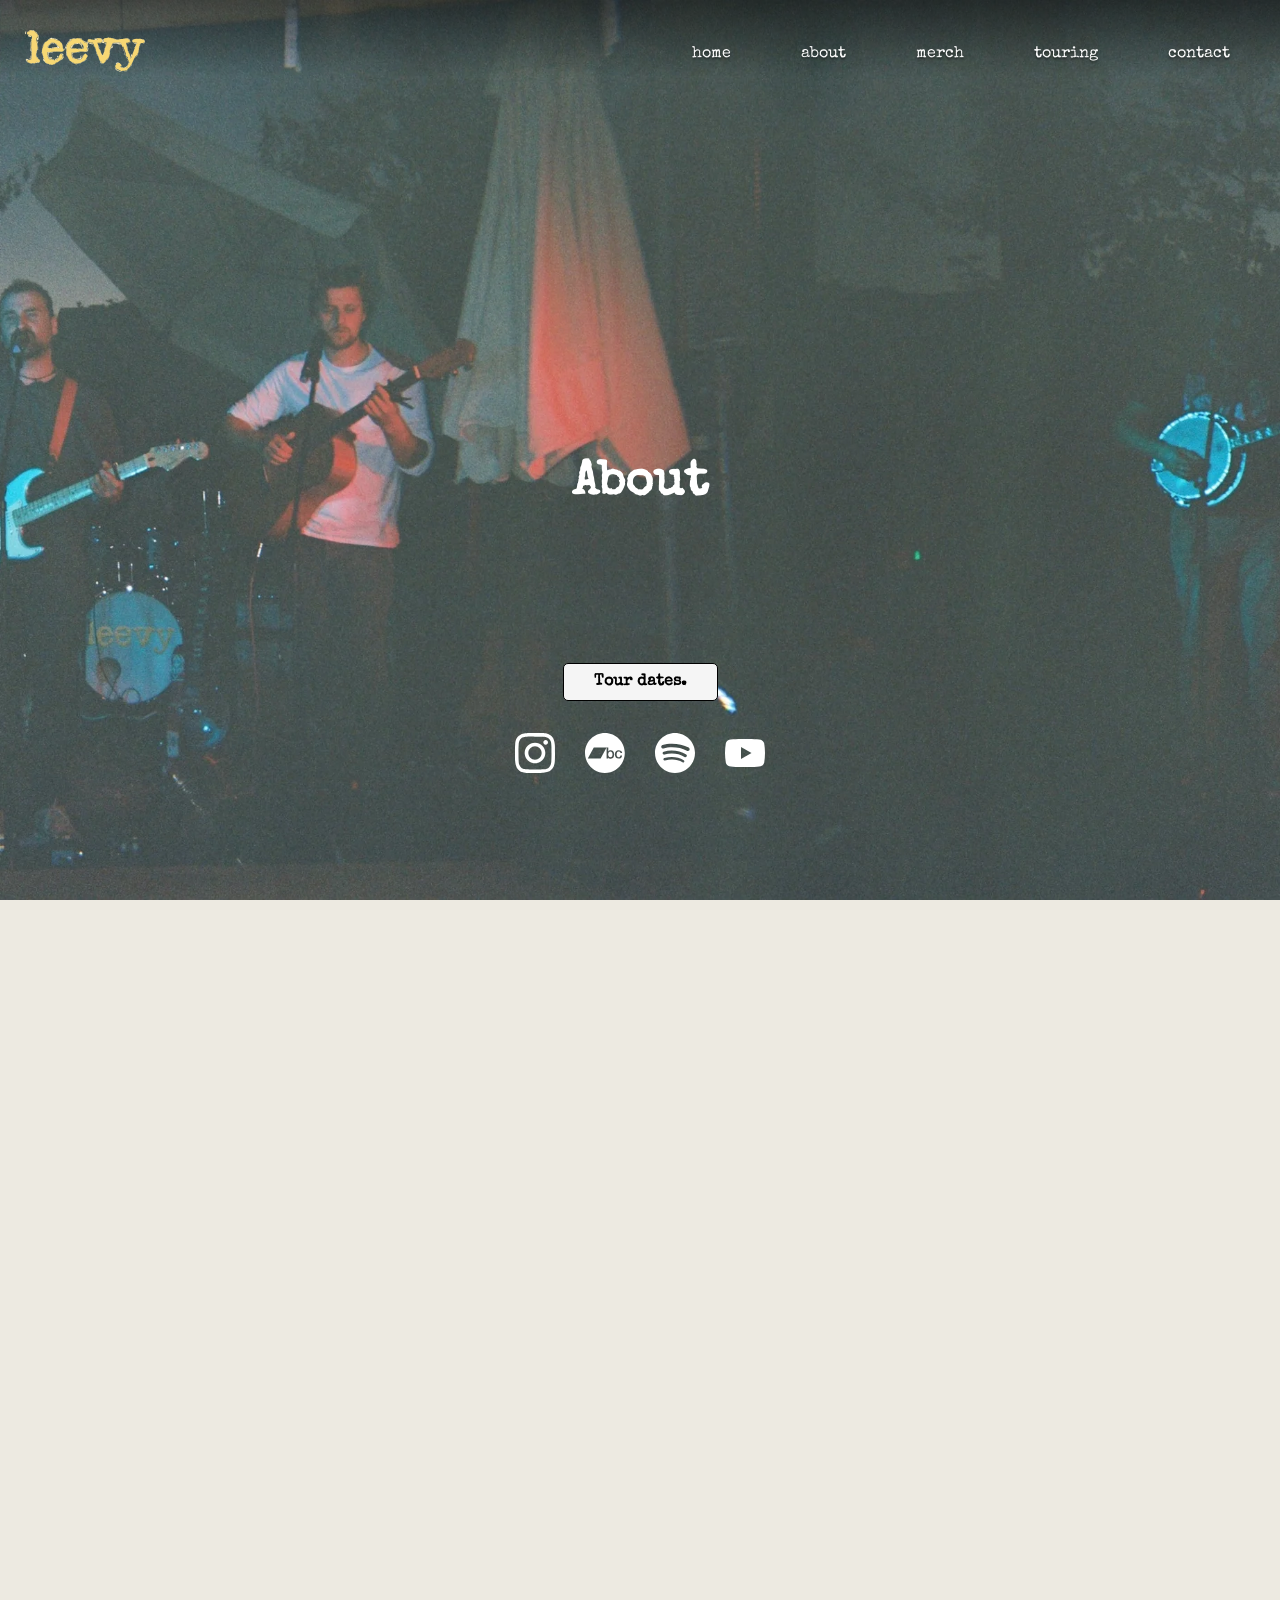
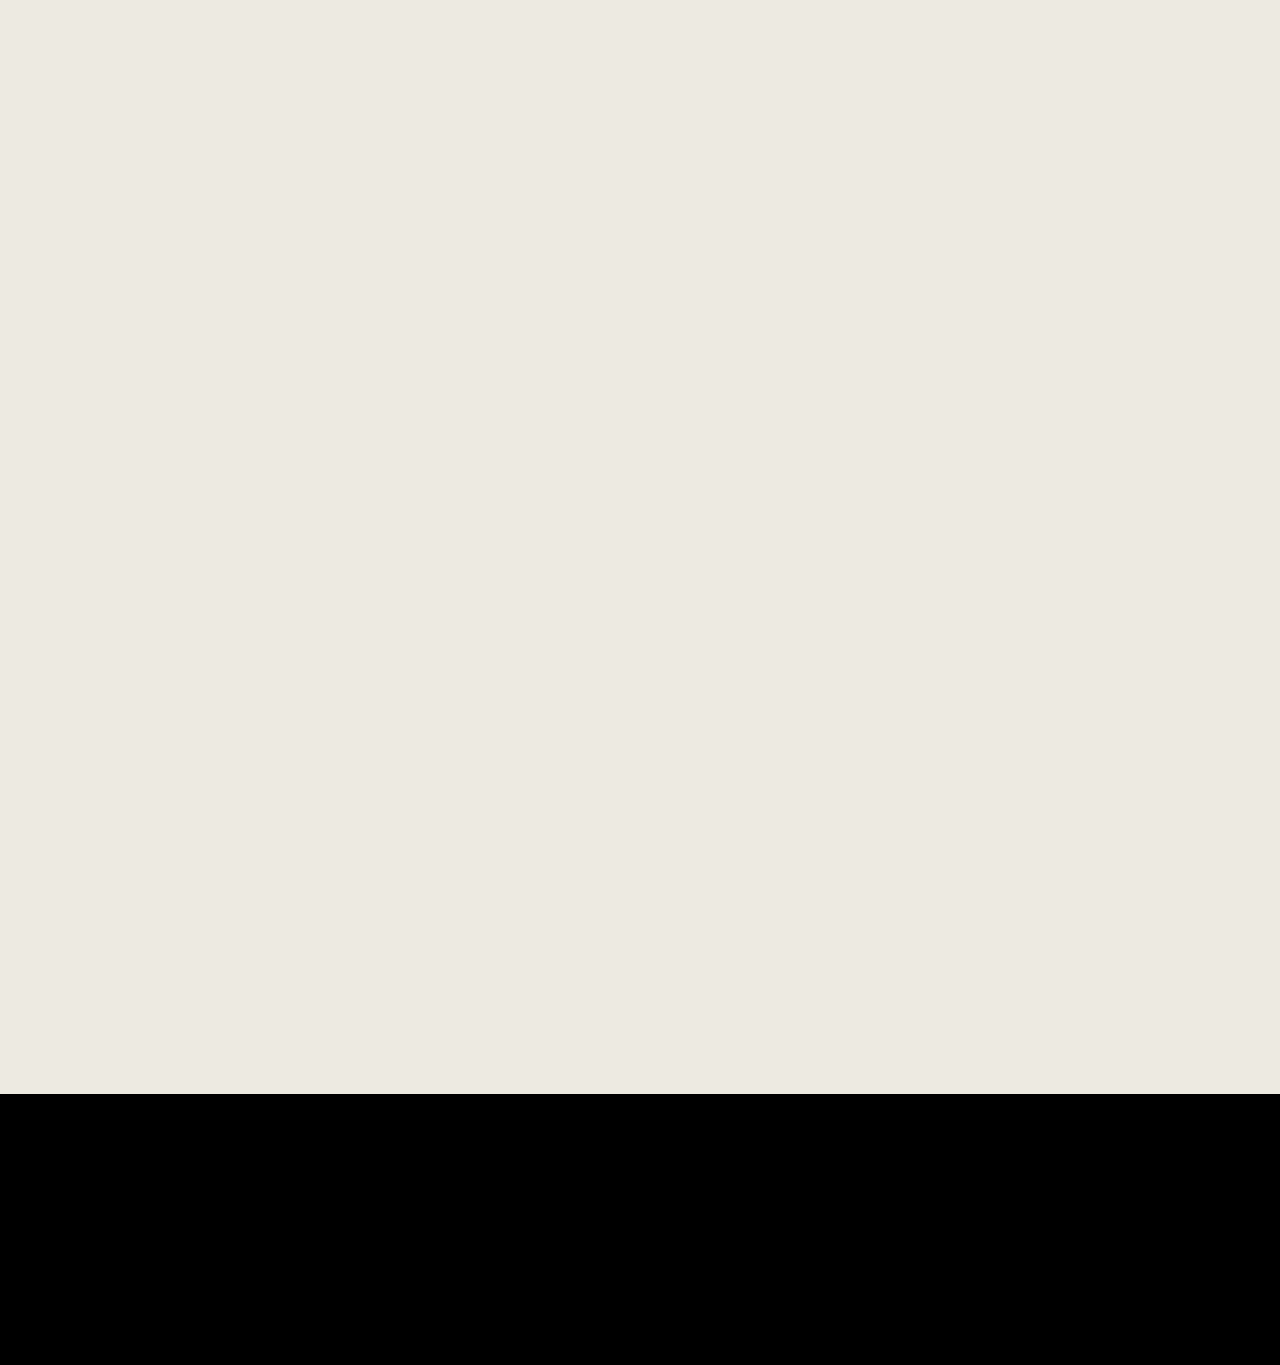
<file: about.html>
<!DOCTYPE html>
<html lang="en">
    <head>
        <meta charset="UTF-8">
        <meta name="viewport" content="width=device-width, initial-scale=1.0">
        <title>About | Leevy | Irish band</title>
        <link rel="icon" type="image/svg+xml" href="images/favicon-leevy.svg">
        <link rel="icon" sizes="72x72" href="images/favicon-leevy.png">
        <link rel="stylesheet" href="css/main.css">
        <link rel="stylesheet" href="css/fadein.css">
        <link rel="stylesheet" href="/css/lite-yt-embed.css" />
        <link rel="stylesheet" href="/css/flickity.min.css"/>
        <script src="https://ajax.googleapis.com/ajax/libs/jquery/3.5.1/jquery.min.js"></script>
        <meta property="og:site_name" content="Leevy">
        <meta name="title" property="og:title" content="About | Leevy | Irish band">
        <meta name="description" property="og:description" content="Leevy is a five-piece band from the Múscraí Gaeltacht in West Cork, Ireland. The band is led by singer songwriter Amhlaoibh McSweeney (influences: Neil Young / Tom Waits).">
        <meta property="og:image" content="http://leevy.ie/images/tile-leevy.jpg">
        <meta property="og:image:type" content="image/jpeg">
        <meta property="og:image:width" content="300">
        <meta property="og:image:height" content="300">
        <meta property="og:url" content="https://leevy.ie/about">
    </head>

<body>
    <header class="sticky heroFade">
        <div>
            <a href="/">
                <div class="logo-box"></div>
            </a>
        </div>
        <nav>
            <div id="menuToggle">
                <input type="checkbox" class="toggle">
                <span></span>
                <span></span>
                

                <ul class="show-desktop hide-mobile" id="nav">
                    <li><a href="/" class="hover-fill">home</a></li>
                    <li><a href="/about" class="hover-fill">about</a></li>
                    <li><a href="https://leevy.bandcamp.com/merch" class="hover-fill">merch</a></li>                   
                    <li><a href="/touring" class="hover-fill">touring</a></li>
                    <li class="hide-desktop"><a href="https://leevy.bandcamp.com/album/baile-mh-irne-or-the-soldiers-march-the-paps-of-an" class="hover-fill">debut album</a></li>
                    <li><a href="/contact" class="hover-fill">contact</a></li>
                </ul>
            </div>
        </nav>
    </header>

    <div class="hero-image-template heroFade" style="background-image: url(images/leevy_irish_band_R1-08955-021A.webp);">
        <div class="home-text">
            <div class="image-holder heroFadeDelayed"><h1>About</h1></div>
                  
            
        </div>

        <div class="home-text-lower heroFadeDelayed">
                <div class="home-buttons">
                    <div><a href="/touring" class="button">Tour dates.</a></div>
                </div>
            <div class="social-logo heroFadeDelayed">
                <div><a href="https://www.instagram.com/leevy_music/" target="_blank"><img src="images/instagram-white.svg" alt="Leevy instagram"></a></div>
                <div><a href="https://leevy.bandcamp.com/" target="_blank"><img src="images/logo-bandcamp-circle-white.svg" alt="Leevy Bandcamp"></a></div>
                <div><a href="https://open.spotify.com/artist/6Zs2MRiCl4imT7fJoTYURv" target="_blank"><img src="images/logo-spotify-white.svg" alt="Leevy Spotify"></a></div>
                <div><a href="https://www.youtube.com/channel/UCJrqCcOyiWMhIf7JjAdZbSg" target="_blank"><img src="images/logo-youtube-white.svg" alt="Leevy YouTube"></a></div>
            </div>
        </div>
                
    </div>

    <div class="block-white">
        <div class="container-short scroll-reveal fadeUp">
            <h2><i>“There is rhythm in the sadness; there is rhythm in the sod”</i></h2>
            <p>Grown from the boggy outcrop of the Muskerry Gaeltacht, Leevy are finding beauty and madness in the harshest corners of the Irish psyche.</p>
            <p>Through relentless gigging and word of mouth, they have built a reputation for live shows where laughter, introspection, dancing and crying all go hand in hand.</p>
            <p>From Gothic revenge tales and sacrificial burnings at wakes, to forlorn songs of loss and the death of the natural world, Leevy’s songs dance around the threshold of this world and the next.</p>
            <p>With a sound that can roar with pounding drums, banjos, whistles, and heavy guitars or can just as easily sway with beautiful folk arrangements and harmonies that tie their raucous performance to
tradition and culture.</p>
        </div>
    </div>

    <div class="scroll-reveal fadeUp">
        <div class="photo-carousel-holder-bigger">        
            <div class="carousel-bigger" data-flickity='{"autoPlay": 2000, "imagesLoaded": true, "percentPosition": false, "wrapAround": true, "fullscreen": true}'>
                <img src="images/leevy_irish_band_R1-08574-018A.webp" alt="Leevy music band Ireland Irish" loading="lazy" height="400">
                <img alt="Leevy band Cork Ireland" src="images/leevy_irish_band_R1-00350-011A.webp" loading="lazy" height="200">
                <img alt="Leevy new Irish band music" src="images/leevy_irish_band_R1-08574-006A.webp" loading="lazy" height="200">
                <img alt="Irish music artist act Ireland" src="images/leevy_irish_band_IMG_9575.webp" loading="lazy" height="200">
                <img alt="Leevy band singing concert Cork" src="images/leevy_irish_band_IMG_9562.webp" loading="lazy" height="200">
            </div>
        </div>
    </div>

    <div class="block-half block-pale container">
        <div class="container-short" style="text-align: center;">
            <h2 class="fadeUp">Stay up to date with Leevy.</h2>
            <h3 class="fadeUpDelayed">New tour dates, new releases, all that good stuff.</h3>
            <div class="fadeUpDelayed"><a href="/contact" class="button button-black">Join our mail list.</a></div>
        </div>
       
    </div>
    
    <div class="footer">
        <div class="footer-container">
        <div class="footer-grid fadeUp">
            <div><a class="logo-footer" href="/"><div class="logo-box logo-footer"></div></a></div>
            <div><a href="/"><h2>Home</h2></a></div>
            <div><a href="/about"><h2>About</h2></a></div>
            <div><a href="/touring"><h2>Touring</h2></a></div>
            <div><a href="/contact"><h2>Contact</h2></a></div>
        </div>
        </div>
        <div class="copyright fadeUp">
            <p>©2026 All rights reserved.</p>
            <p>Design by <a href="http://www.paprika.ie" target="_blank" style="text-decoration: underline;">Paprika Creative</a></p>
        </div>



    </div>
    

    <script src="https://cdnjs.cloudflare.com/ajax/libs/jquery/3.5.1/jquery.min.js"></script>
    <script src="js/init.js"></script>
    <script src="js/fadein.js"></script>
    <script src="js/lite-yt-embed.js"></script>
    <script src="js/flickity.pkgd.min.js"></script>


</body>



</html>
</file>
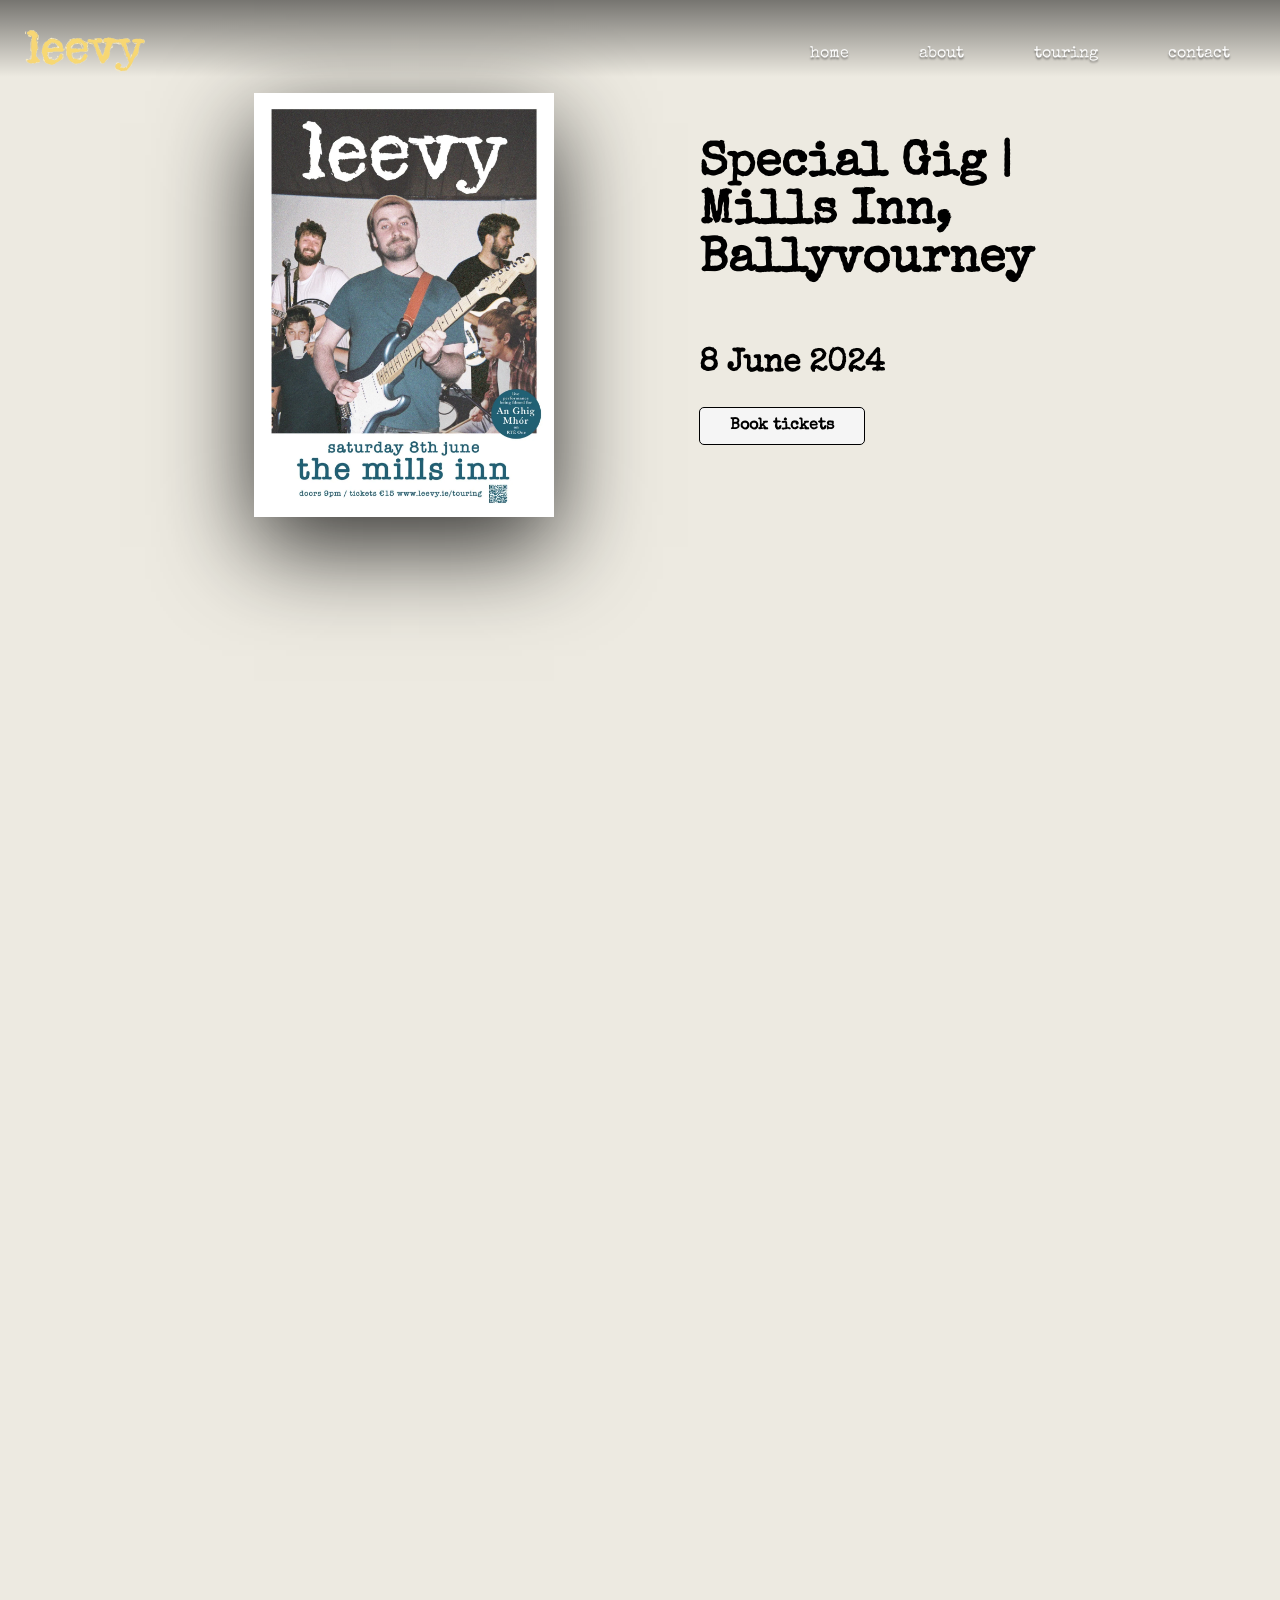
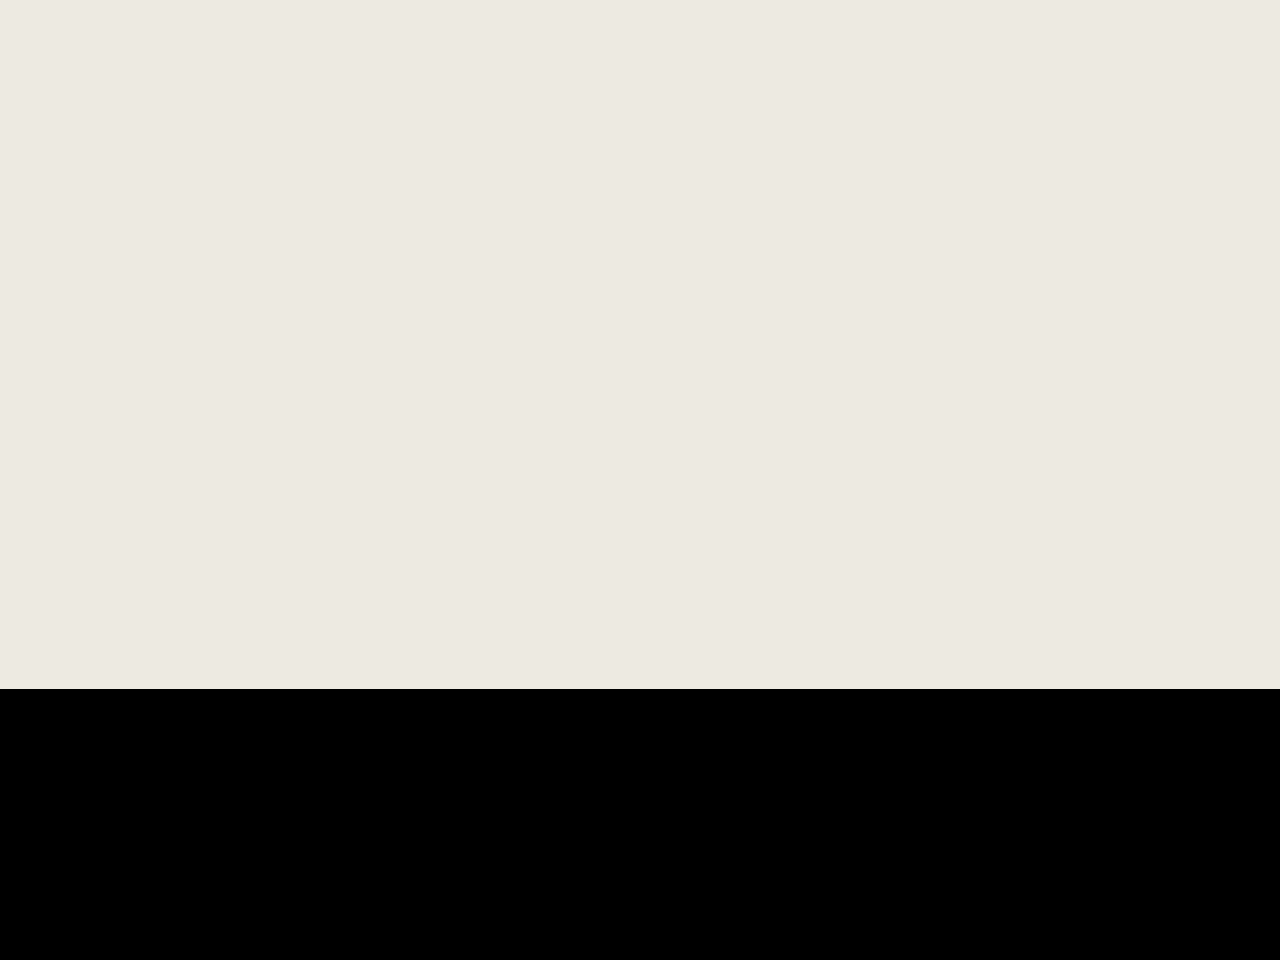
<file: book-2024-Mills.html>
<!DOCTYPE html>
<html lang="en">
    <head>
        <meta charset="UTF-8">
        <meta name="viewport" content="width=device-width, initial-scale=1.0">
        <title>Book Mills Gig | Leevy | Irish band</title>
        <link rel="icon" type="image/svg+xml" href="images/favicon-leevy.svg">
        <link rel="icon" sizes="72x72" href="images/favicon-leevy.png">
        <link rel="stylesheet" href="css/main.css">
        <link rel="stylesheet" href="css/fadein.css">
        <script src="https://ajax.googleapis.com/ajax/libs/jquery/3.5.1/jquery.min.js"></script>
        <meta property="og:site_name" content="Leevy">
        <meta name="title" property="og:title" content="Book Mills Gig | Leevy | Irish band">
        <meta name="description" property="og:description" content="Leevy is a five-piece band from the Múscraí Gaeltacht in West Cork, Ireland. The band is led by singer songwriter Amhlaoibh McSweeney (influences: Neil Young / Tom Waits).">
        <meta property="og:image" content="http://leevy.ie/images/tile-leevy.jpg">
        <meta property="og:image:type" content="image/jpeg">
        <meta property="og:image:width" content="300">
        <meta property="og:image:height" content="300">
        <meta property="og:url" content="https://leevy.ie/book-2024-Mills">
    </head>

<body>
    <header class="sticky heroFade">
        <div>
            <a href="/">
                <div class="logo-box"></div>
            </a>
        </div>
        <nav>
            <div id="menuToggle">
                <input type="checkbox" class="toggle">
                <span></span>
                <span></span>
                

                <ul class="show-desktop hide-mobile" id="nav">
                    <li><a href="/" class="hover-fill">home</a></li>
                    <li><a href="/about" class="hover-fill">about</a></li> 
                    <li><a href="/touring" class="hover-fill">touring</a></li>
                    <li><a href="/contact" class="hover-fill">contact</a></li>
                    
                    <a href="https://www.instagram.com/leevy_music/" target="_blank"><li class="menu-icon-2 hide-desktop"></li></a>
                </ul>
            </div>
        </nav>
    </header>

    <div class="block-pale">
        <div class="block-half" style="padding-top: 5em;">

        <div class="grid-two">
            <img class="album-art scroll-reveal heroFade" src="/images/leevy-mills-inn-gig-poster.webp" alt="Leevy Very Sad Lives" loading="lazy">
            <div class="container heroFadeDelayed">
                <h1 style="color: black">Special Gig | Mills Inn, Ballyvourney</h1>
                <h2>8 June 2024</h2>
                <a href="#book" class="button smoothscroll">Book tickets</a>
            </div>
        </div>

        </div>

        
        <div class="home-text-lower heroFadeDelayed">
            <div class="home-buttons">
                
            </div>
        </div>
    </div>

    <div class="block-half" id="book">
        <iframe src="https://docs.google.com/forms/d/e/1FAIpQLSdRiZrBZgd_Pik0DtqJM54pOU23jtlRehyxZyy_8ZAC3ghH1g/viewform?embedded=true" width="640" height="1523" frameborder="0" marginheight="0" marginwidth="0">Loading…</iframe>
    </div>


    <div class="block-white">
        <div class="container-short fadeUp">
            <h2>Get in touch.</h2>
            <p>Any questions? Pop us an email at <a href="mailto:leevyband@gmail.com" style="text-decoration: underline">leevyband@gmail.com</a></p>
        </div>
        
    </div>
    
    <div class="footer">
        <div class="footer-container">
        <div class="footer-grid fadeUp">
            <div><a class="logo-footer" href="/"><div class="logo-box logo-footer"></div></a></div>
            <div><a href="/"><h2>Home</h2></a></div>
            <div><a href="/about"><h2>About</h2></a></div>
            <div><a href="/touring"><h2>Touring</h2></a></div>
            <div><a href="/contact"><h2>Contact</h2></a></div>
        </div>
        </div>
        <div class="copyright fadeUp">
            <p>©2024 All rights reserved.</p>
            <p>Design by <a href="http://www.paprika.ie" target="_blank" style="text-decoration: underline;">Paprika Creative</a></p>
        </div>



    </div>
    

    <script src="https://cdnjs.cloudflare.com/ajax/libs/jquery/3.5.1/jquery.min.js"></script>
    <script src="js/init.js"></script>
    <script src="js/fadein.js"></script>


</body>



</html>
</file>
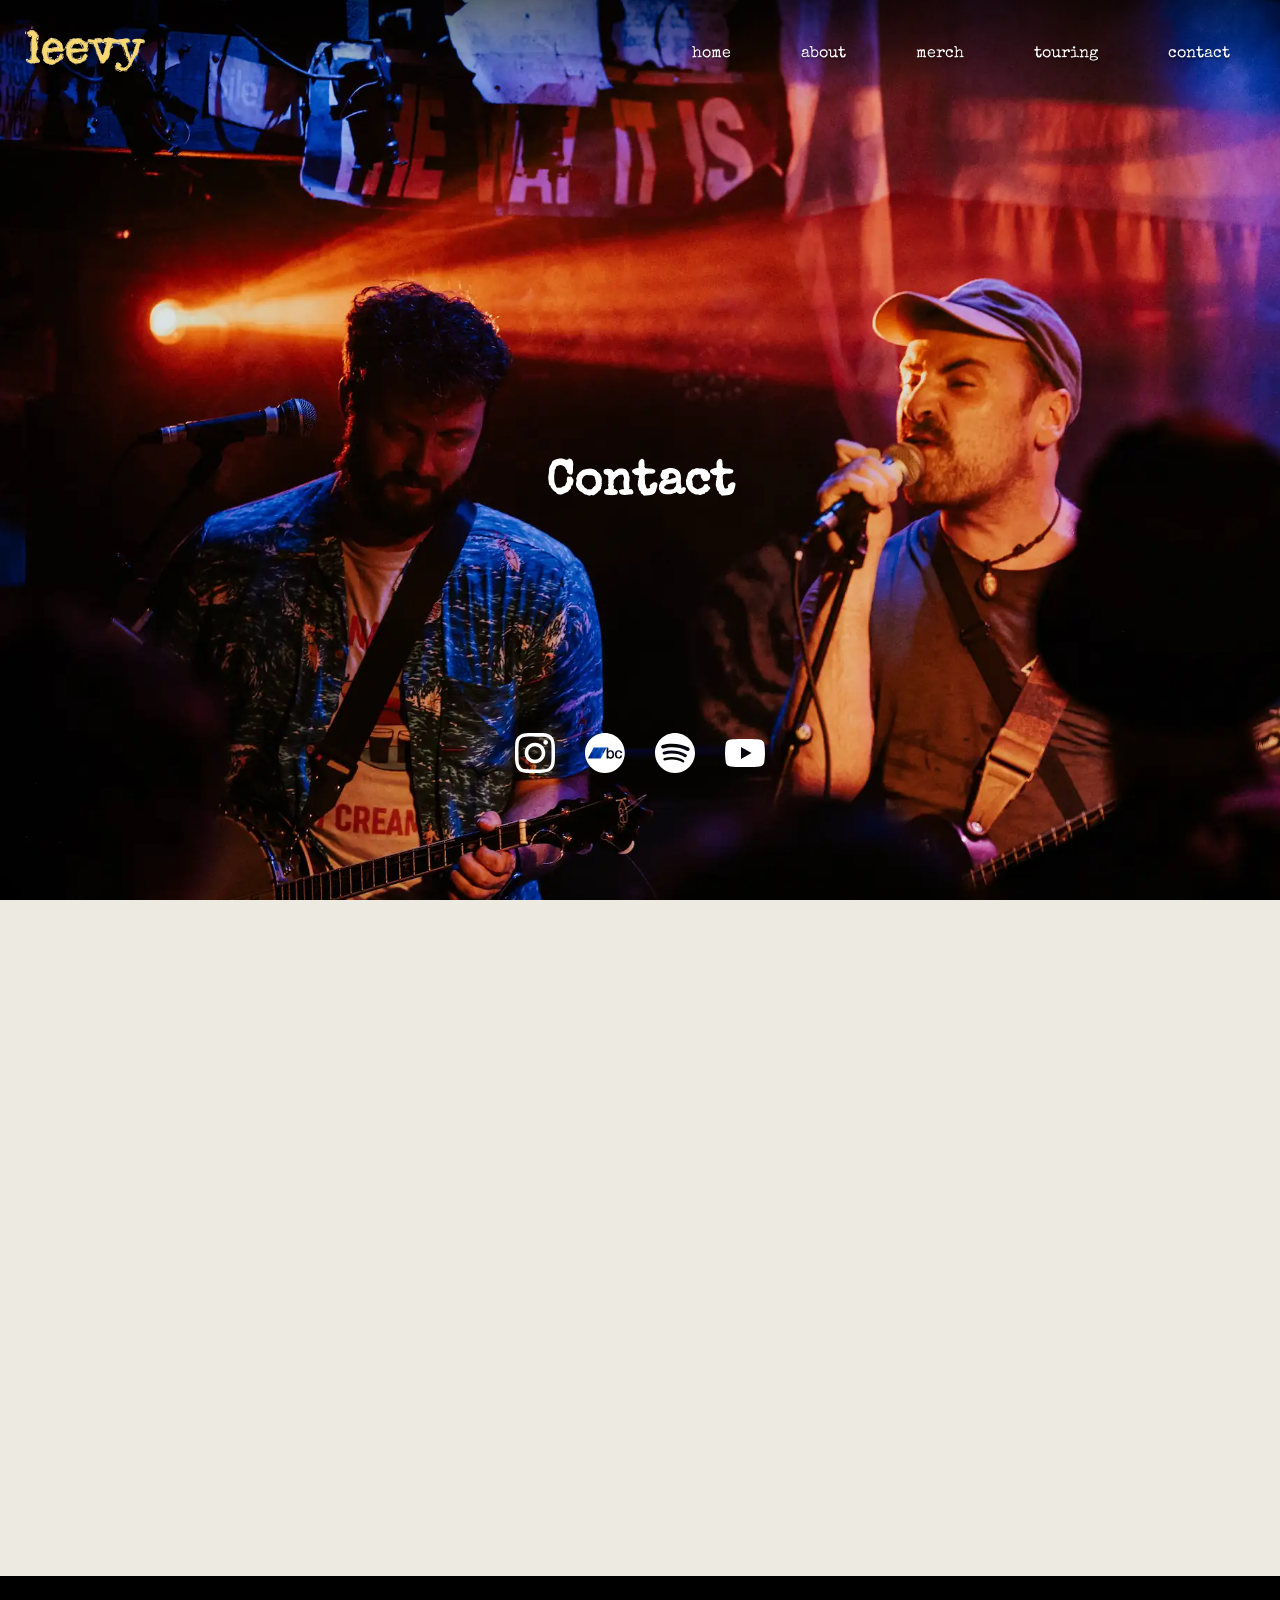
<file: contact.html>
<!DOCTYPE html>
<html lang="en">
    <head>
        <meta charset="UTF-8">
        <meta name="viewport" content="width=device-width, initial-scale=1.0">
        <title>About | Leevy | Irish band</title>
        <link rel="icon" type="image/svg+xml" href="images/favicon-leevy.svg">
        <link rel="icon" sizes="72x72" href="images/favicon-leevy.png">
        <link rel="stylesheet" href="css/main.css">
        <link rel="stylesheet" href="css/fadein.css">
        <link rel="stylesheet" href="/css/lite-yt-embed.css" />
        <script src="https://ajax.googleapis.com/ajax/libs/jquery/3.5.1/jquery.min.js"></script>
        <meta property="og:site_name" content="Leevy">
        <meta name="title" property="og:title" content="About | Leevy | Irish band">
        <meta name="description" property="og:description" content="Leevy is a five-piece band from the Múscraí Gaeltacht in West Cork, Ireland. The band is led by singer songwriter Amhlaoibh McSweeney (influences: Neil Young / Tom Waits).">
        <meta property="og:image" content="http://leevy.ie/images/tile-leevy.jpg">
        <meta property="og:image:type" content="image/jpeg">
        <meta property="og:image:width" content="300">
        <meta property="og:image:height" content="300">
        <meta property="og:url" content="https://leevy.ie/contact">
    </head>

<body>
    <header class="sticky heroFade">
        <div>
            <a href="/">
                <div class="logo-box"></div>
            </a>
        </div>
        <nav>
            <div id="menuToggle">
                <input type="checkbox" class="toggle">
                <span></span>
                <span></span>
                

                <ul class="show-desktop hide-mobile" id="nav">
                    <li><a href="/" class="hover-fill">home</a></li>
                    <li><a href="/about" class="hover-fill">about</a></li>
                    <li><a href="https://leevy.bandcamp.com/merch" class="hover-fill">merch</a></li>                   
                    <li><a href="/touring" class="hover-fill">touring</a></li>
                    <li class="hide-desktop"><a href="https://leevy.bandcamp.com/album/baile-mh-irne-or-the-soldiers-march-the-paps-of-an" class="hover-fill">debut album</a></li>
                    <li><a href="/contact" class="hover-fill">contact</a></li>
                </ul>
            </div>
        </nav>
    </header>

    <div class="hero-image-template heroFade" style="background-image: url(images/leevy_irish_band_DSC03930.webp);">
        <div class="home-text">
            <div class="image-holder heroFadeDelayed"><h1>Contact</h1></div>
                  
            
        </div>

        <div class="home-text-lower heroFadeDelayed">
            <div class="social-logo heroFadeDelayed">
                <div><a href="https://www.instagram.com/leevy_music/" target="_blank"><img src="images/instagram-white.svg" alt="Leevy instagram"></a></div>
                <div><a href="https://leevy.bandcamp.com/" target="_blank"><img src="images/logo-bandcamp-circle-white.svg" alt="Leevy Bandcamp"></a></div>
                <div><a href="https://open.spotify.com/artist/6Zs2MRiCl4imT7fJoTYURv" target="_blank"><img src="images/logo-spotify-white.svg" alt="Leevy Spotify"></a></div>
                <div><a href="https://www.youtube.com/channel/UCJrqCcOyiWMhIf7JjAdZbSg" target="_blank"><img src="images/logo-youtube-white.svg" alt="Leevy YouTube"></a></div>
            </div>
        </div>
                
    </div>

    <div class="block-white">
        <div class="container-short fadeUp">
            <h2>Get in touch.</h2>
            <p>Any questions? Pop us an email at <a href="mailto:leevyband@gmail.com" style="text-decoration: underline">leevyband@gmail.com</a></p>
        </div>
        <div class="container-short fadeUp">
            <h2>Join our mail list.</h2>
            <p>Want to be added to our mailing list for all the latest updates? Just send us an email with the subject "Mail List".</p>
        </div>
        <div class="container-short fadeUp">
            <h2>Venues and Bookers</h2>
            <p>Please get in touch at <a href="mailto:leevyband@gmail.com" style="text-decoration: underline">leevyband@gmail.com</a></p>
        </div>
        
    </div>
    
    <div class="footer">
        <div class="footer-container">
        <div class="footer-grid fadeUp">
            <div><a class="logo-footer" href="/"><div class="logo-box logo-footer"></div></a></div>
            <div><a href="/"><h2>Home</h2></a></div>
            <div><a href="/about"><h2>About</h2></a></div>
            <div><a href="/touring"><h2>Touring</h2></a></div>
            <div><a href="/contact"><h2>Contact</h2></a></div>
        </div>
        </div>
        <div class="copyright fadeUp">
            <p>©2026 All rights reserved.</p>
            <p>Design by <a href="http://www.paprika.ie" target="_blank" style="text-decoration: underline;">Paprika Creative</a></p>
        </div>



    </div>
    

    <script src="https://cdnjs.cloudflare.com/ajax/libs/jquery/3.5.1/jquery.min.js"></script>
    <script src="js/init.js"></script>
    <script src="js/fadein.js"></script>
    <script src="js/lite-yt-embed.js"></script>


</body>



</html>
</file>
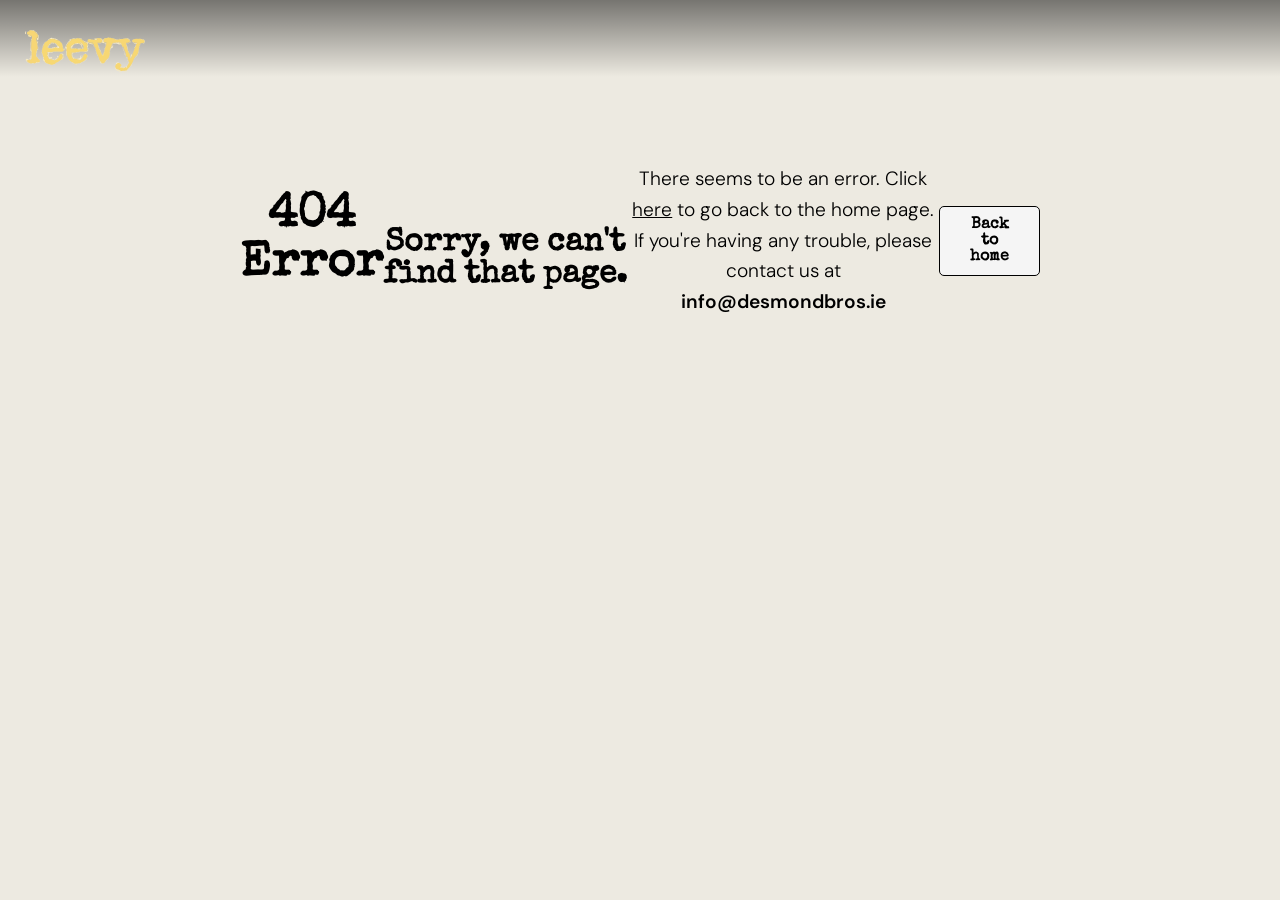
<file: old404.html>
<!DOCTYPE html>
<html lang="en">
    <head>
        <meta charset="UTF-8">
        <meta name="viewport" content="width=device-width, initial-scale=1.0">
        <title>Page not found | Desmond Bros Creative Video Agency</title>
        <link rel="icon" type="image/svg+xml" href="/images/db-favicon.svg">
        <link rel="icon" sizes="72x72" href="/images/db-favicon.png">
        <link rel="stylesheet" href="css/main.css">
        <meta property="og:site_name" content="Desmond Bros">
        <meta property="og:title" content="Page not found | Desmond Bros Creative Video Agency">
        <meta property="og:description" content="Creative Video Agency in Cork">
        <meta property="description" content="Creative Video Agency in Cork">
        <meta property="og:image" content="https://desmondbros.ie/images/desmond-bros-tile.jpg">
        <meta property="og:image:type" content="image/jpeg">
        <meta property="og:image:width" content="300">
        <meta property="og:image:height" content="300">
        <meta property="og:url" content="https://desmondbros.ie/404.html">
    </head>
<body>
    <header class="sticky">
        <div>
            <a href="/">
                <div class="logo-box logo-mann"></div>
            </a>
        </div>
    </header>
    
    
    <div class="block-half block-blue container-short rounded center">
        <h1 style="text-shadow: none;">404 Error</h1>
                <h2>Sorry, we can't find that page.</h2>
                <p>There seems to be an error. Click <a href="http://desmondbros.ie" style="text-decoration: underline;">here</a> to go back to the home page. <br>
                    If you're having any trouble, please contact us at <a href = "mailto:info@desmondbros.ie" style="text-decoration: none; color: inherit; font-weight: 600;">info@desmondbros.ie</a>
            <div class="button-holder"><a href="/" class="button yellow button-arrow">Back to home</a></div>
    </div>
    


    



</body>
</html>
</file>
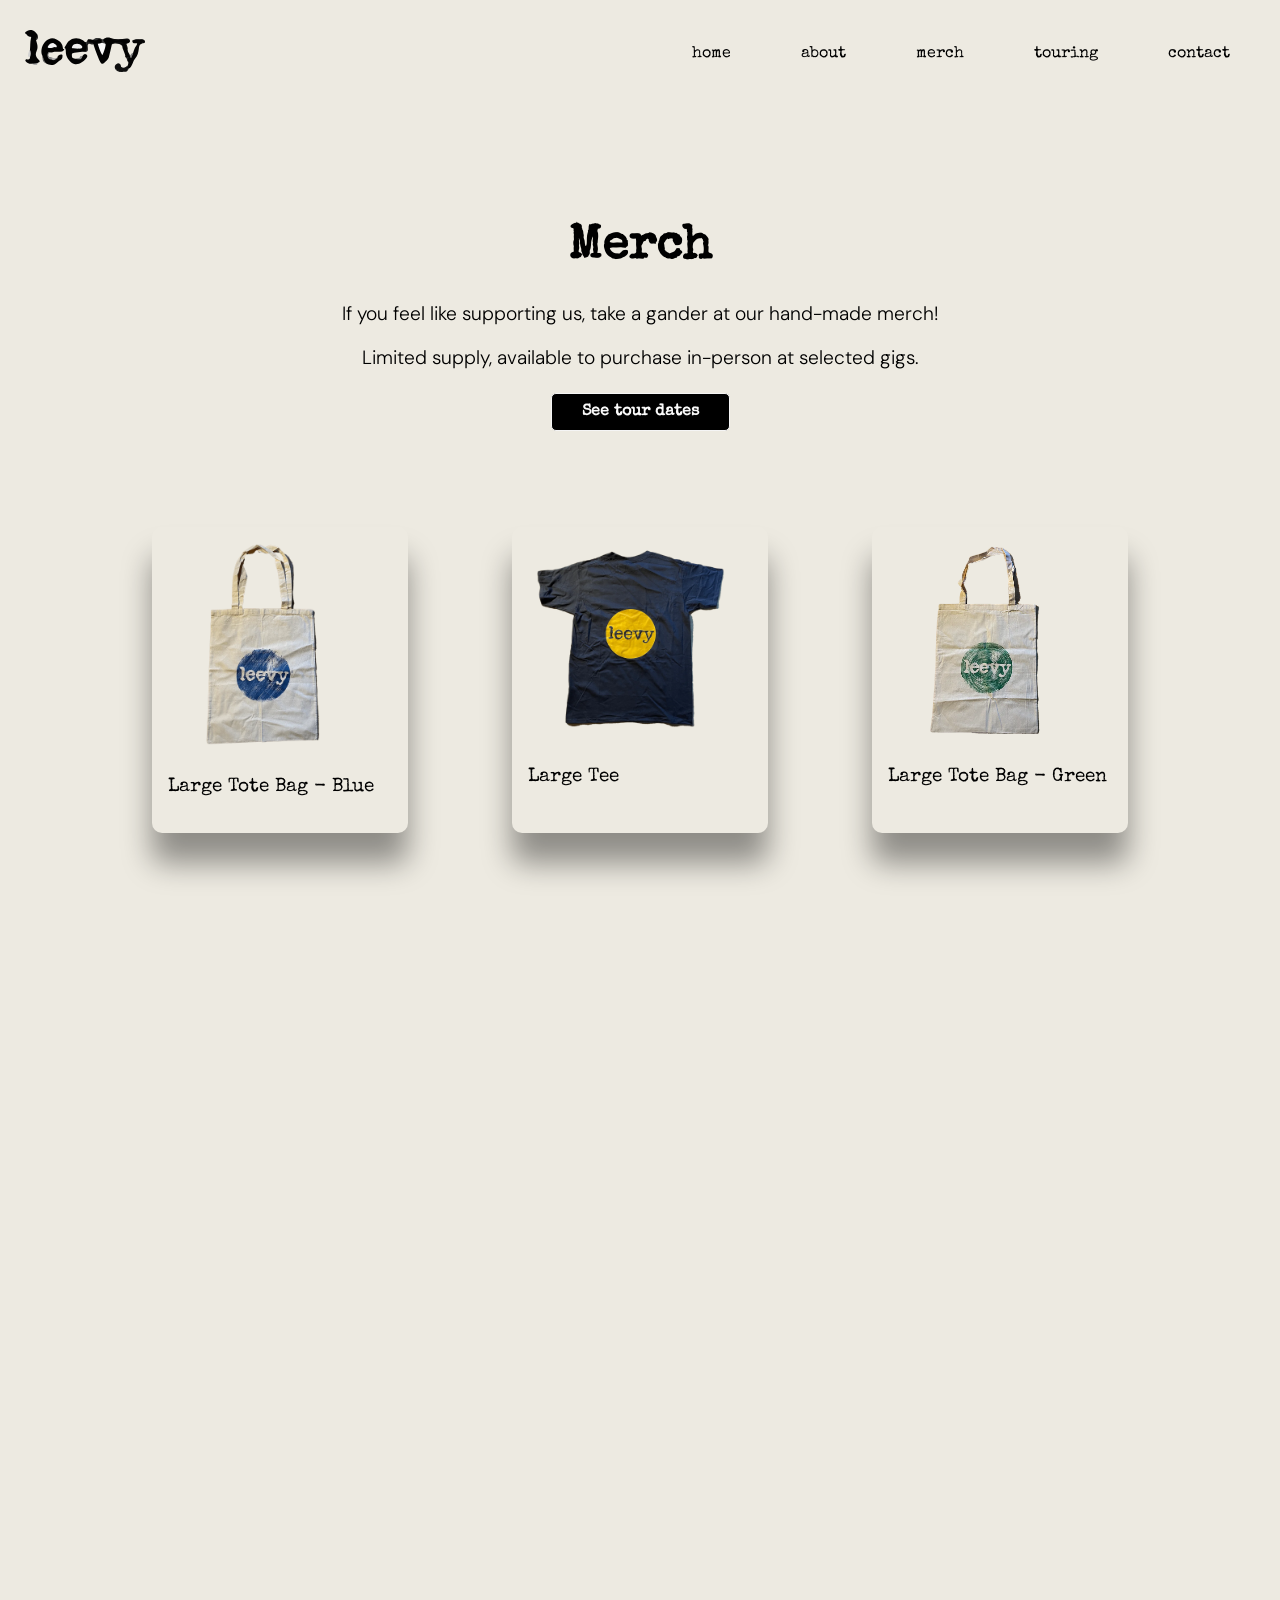
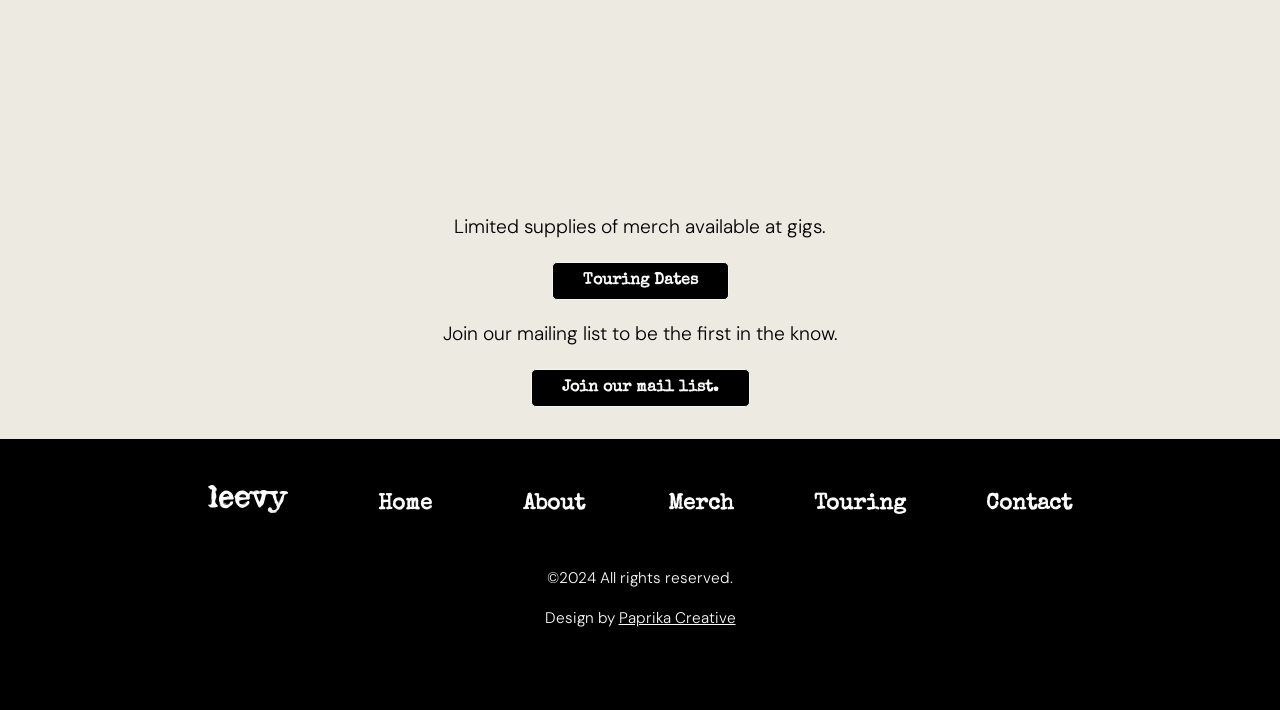
<file: shop.html>
<!DOCTYPE html>
<html lang="en">
    <head>
        <meta charset="UTF-8">
        <meta name="viewport" content="width=device-width, initial-scale=1.0">
        <title>Merch | Leevy | Irish band</title>
        <link rel="icon" type="image/svg+xml" href="images/favicon-leevy.svg">
        <link rel="icon" sizes="72x72" href="images/favicon-leevy.png">
        <link rel="stylesheet" href="css/main.css">
        <link rel="stylesheet" href="css/fadein.css">
        <link rel="stylesheet" href="css/magnific-popup.css">
        <link rel="stylesheet" href="/css/lite-yt-embed.css" />
        <script src="https://ajax.googleapis.com/ajax/libs/jquery/3.5.1/jquery.min.js"></script>
        <meta property="og:site_name" content="Leevy">
        <meta property="og:title" content="Merch | Leevy">
        <meta property="og:description" content="Irish Band">
        <meta name="description" property="og:description" content="Shop Leevy merch. Irish band music, swag and more.">
        <meta property="og:image" content="http://leevy.ie/images/tile-leevy.jpg">
        <meta property="og:image:type" content="image/jpeg">
        <meta property="og:image:width" content="300">
        <meta property="og:image:height" content="300">
        <meta property="og:url" content="https://leevy.ie/shop">
    </head>

<body>
    <header class="sticky heroFade dark">
        <div>
            <a href="/">
                <div class="logo-box dark"></div>
            </a>
        </div>
        <nav class="dark">
            <div id="menuToggle">
                <input type="checkbox" class="toggle">
                <span></span>
                <span></span>
                

                <ul class="show-desktop hide-mobile" id="nav">
                    <li><a href="/" class="hover-fill">home</a></li>
                    <li><a href="/about.html" class="hover-fill">about</a></li>                    
                    <li><a href="/shop.html" class="hover-fill">merch</a></li>
                    <li><a href="/touring.html" class="hover-fill">touring</a></li>
                    <li><a href="/contact.html" class="hover-fill">contact</a></li>
                    
                    <a href="https://www.instagram.com/leevy_music/" target="_blank"><li class="menu-icon-2 hide-desktop"></li></a>
                </ul>
            </div>
        </nav>
    </header>

    <div class="block-white block-pale">
        <div class="container-short" style="text-align: center; margin-top: 10em; margin-bottom: -5em;">
            <h1 class="heroFadeUp">Merch</h1>
            <h3 class="heroFadeDelayed">If you feel like supporting us, take a gander at our hand-made merch!</h3>
            <p>Limited supply, available to purchase in-person at selected gigs.</p>
            <a href="/touring" class="button button-black heroFadeDelayed">See tour dates</a>
        </div>   

        <div class="shop-grid">
            <div class="shop-item heroFadeUp"> 
                <div class="shop-photo"><a class="shop-photo-inner image-popup-no-margins" href="/images/Merch_LargeTote_Blue_15_transparent.webp">
                    <img src="/images/Merch_LargeTote_Blue_15_transparent.webp" alt="Leevy Merch Shop" title="Click to view larger">
                </a></div>
                <div class="shop-description">
                    <h3>Large Tote Bag - Blue</h3>
                </div>
            </div>

            <div class="shop-item fadeUp"> 
                <div class="shop-photo"><a class="shop-photo-inner image-popup-no-margins" href="/images/Merch_LargeTee_25_transparent.webp">
                    <img src="/images/Merch_LargeTee_25_transparent.webp" alt="Leevy Merch Shop" title="Click to view larger">
                </a></div>
                <div class="shop-description">
                    <h3>Large Tee</h3>
                </div>
            </div>

            <div class="shop-item fadeUp"> 
                <div class="shop-photo"><a class="shop-photo-inner image-popup-no-margins" href="/images/Merch_LargeTote_Green_15_transparent.webp">
                    <img src="/images/Merch_LargeTote_Green_15_transparent.webp" alt="Leevy Merch Shop" title="Click to view larger">
                </a></div>
                <div class="shop-description">
                    <h3>Large Tote Bag - Green</h3>
                </div>
            </div> 
            <div class="shop-item fadeUp"> 
                <div class="shop-photo"><a class="shop-photo-inner image-popup-no-margins" href="/images/Merch_LargeTote_Red_15_transparent.webp">
                    <img src="/images/Merch_LargeTote_Red_15_transparent.webp" alt="Leevy Merch Shop" title="Click to view larger">
                </a></div>
                <div class="shop-description">
                    <h3>Large Tote Bag - Red</h3>
                </div>
            </div>           

            <div class="shop-item fadeUp"> 
                <div class="shop-photo"><a class="shop-photo-inner image-popup-no-margins" href="/images/Merch_SmallTote_Green_10_transparent.webp">
                    <img src="/images/Merch_SmallTote_Green_10_transparent.webp" alt="Leevy Merch Shop" title="Click to view larger">
                </a></div>
                <div class="shop-description">
                    <h3>Small Tote Bag - Green</h3>
                </div>
            </div>   

            <div class="shop-item fadeUp"> 
                <div class="shop-photo"><a class="shop-photo-inner image-popup-no-margins" href="/images/Merch_SmallTote_Red_10_transparent.webp">
                    <img src="/images/Merch_SmallTote_Red_10_transparent.webp" alt="Leevy Merch Shop" title="Click to view larger">
                </a></div>
                <div class="shop-description">
                    <h3>Small Tote Bag - Red</h3>
                </div>
            </div>

            <div class="shop-item fadeUp"> 
                <div class="shop-photo"><a class="shop-photo-inner image-popup-no-margins" href="/images/Merch_SmallTote_Blue_10_transparent.webp">
                    <img src="/images/Merch_SmallTote_Blue_10_transparent.webp" alt="Leevy Merch Shop" title="Click to view larger">
                </a></div>
                <div class="shop-description">
                    <h3>Small Tote Bag - Blue</h3>
                </div>
            </div>
        </div>
    </div>

    <div class="block-white block-white">
        <div class="container-short" style="text-align: center;">
            <p>Limited supplies of merch available at gigs.</p>
            <div><a href="/touring.html" class="button button-black">Touring Dates</a></div>

            <p>Join our mailing list to be the first in the know.</p>
            <div><a href="/contact.html" class="button button-black">Join our mail list.</a></div>
        </div>
    </div>
    
    <div class="footer">
        <div class="footer-container">
        <div class="footer-grid">
            <div><a class="logo-footer" href="/"><div class="logo-box logo-footer"></div></a></div>
            <div><a href="/"><h2>Home</h2></a></div>
            <div><a href="/about.html"><h2>About</h2></a></div>
            <div><a href="/shop.html"><h2>Merch</h2></a></div>
            <div><a href="/touring.html"><h2>Touring</h2></a></div>
            <div><a href="/contact.html"><h2>Contact</h2></a></div>
        </div>
        </div>
        <div class="copyright">
            <p>©2024 All rights reserved.</p>
            <p>Design by <a href="http://www.paprika.ie" target="_blank" style="text-decoration: underline;">Paprika Creative</a></p>
        </div>



    </div>
    

    <script src="https://cdnjs.cloudflare.com/ajax/libs/jquery/3.5.1/jquery.min.js"></script>
    <script src="js/init.js"></script>
    <script src="js/fadein.js"></script>
    <script src="js/lite-yt-embed.js"></script>
    <script src="js/magnific-popup.js"></script>

    <script>$(document).ready(function() {
    
        $('.image-popup-no-margins').magnificPopup({
            type: 'image',
            closeOnContentClick: true,
            closeBtnInside: false,
            fixedContentPos: true,
            mainClass: 'mfp-no-margins mfp-with-zoom', // class to remove default margin from left and right side
            image: {
                verticalFit: true
            },
            zoom: {
                enabled: true,
                duration: 300 // don't foget to change the duration also in CSS
            }
        });
    
    });</script>


</body>



</html>
</file>
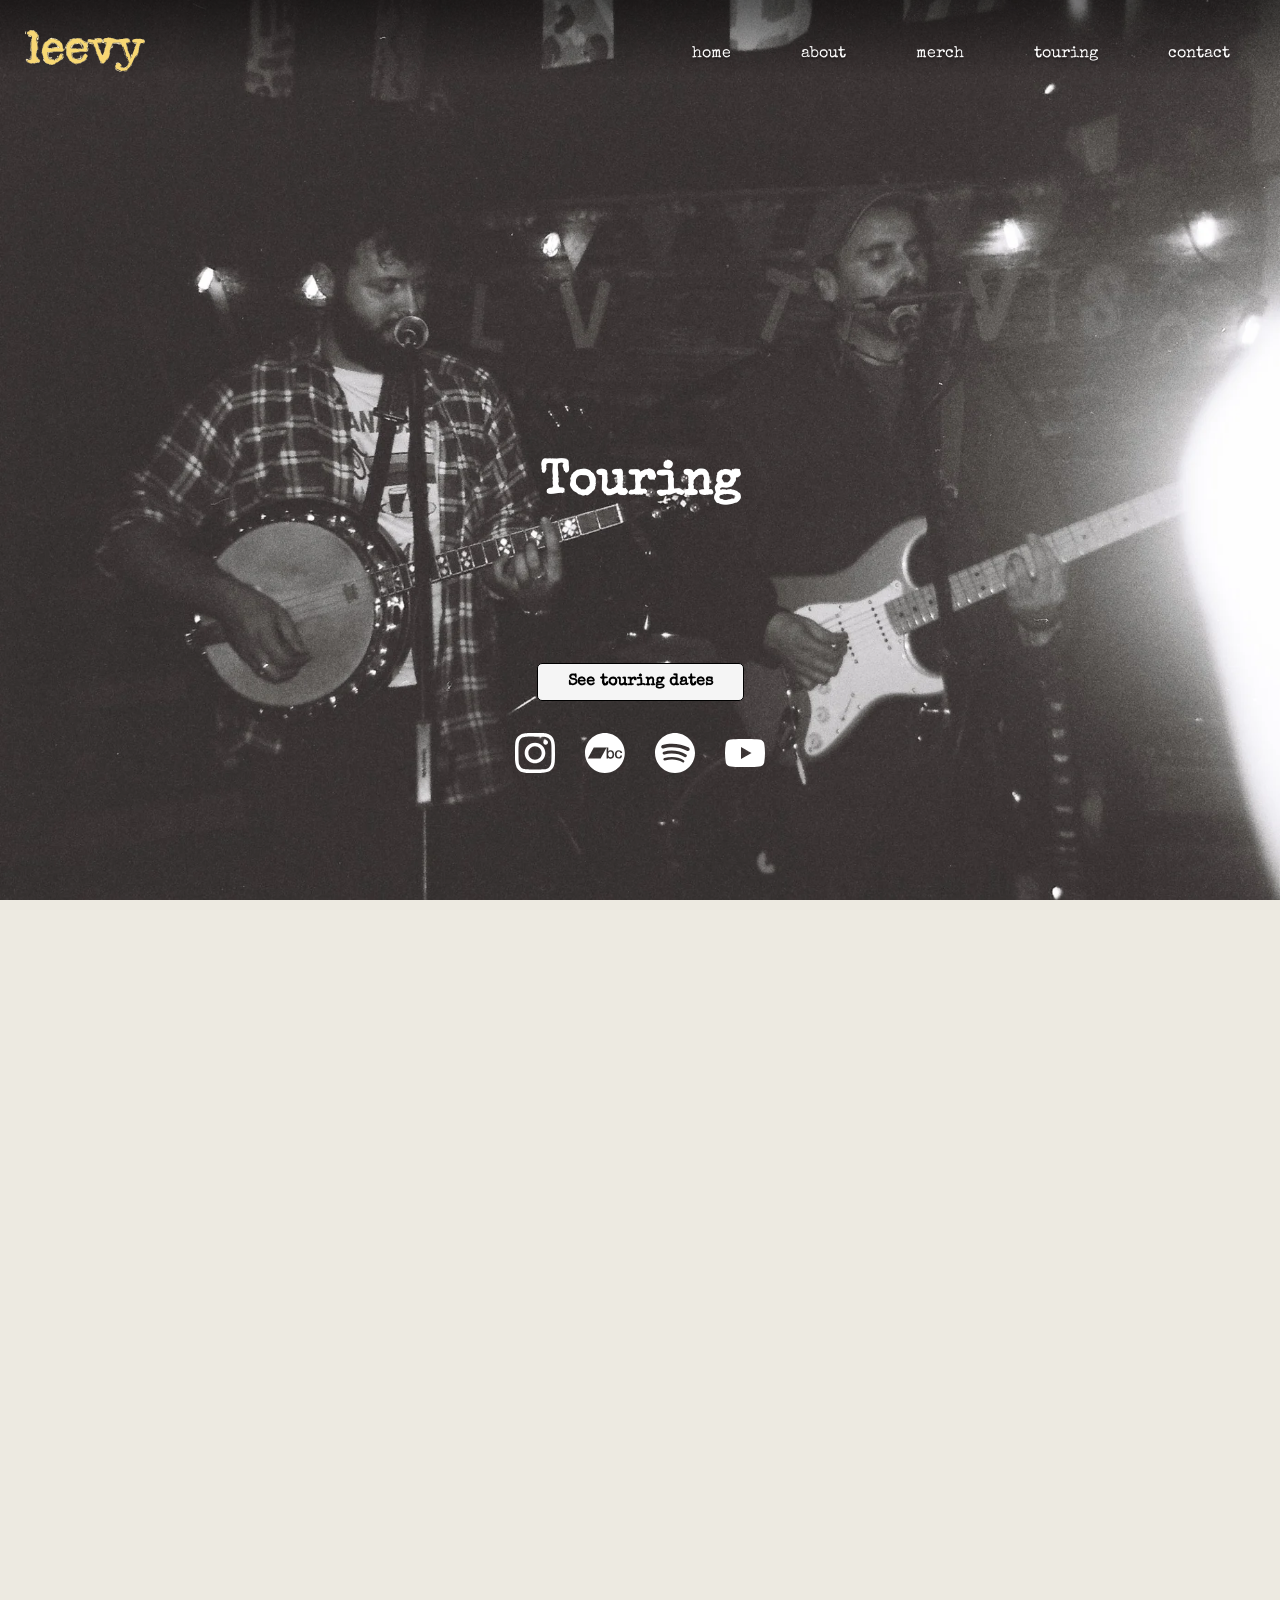
<file: touring.html>
<!DOCTYPE html>
<html lang="en">
    <head>
        <meta charset="UTF-8">
        <meta name="viewport" content="width=device-width, initial-scale=1.0">
        <title>Touring | Leevy | Irish band</title>
        <link rel="icon" type="image/svg+xml" href="images/favicon-leevy.svg">
        <link rel="icon" sizes="72x72" href="images/favicon-leevy.png">
        <link rel="stylesheet" href="css/main.css">
        <link rel="stylesheet" href="css/fadein.css">
        <link rel="stylesheet" href="/css/lite-yt-embed.css" />
        <script src="https://ajax.googleapis.com/ajax/libs/jquery/3.5.1/jquery.min.js"></script>
        <meta property="og:site_name" content="Leevy">
        <meta property="og:title" content="Touring | Leevy">
        <meta property="og:description" content="Irish Band">
        <meta name="description" property="og:description" content="The latest touring dates and gigs for Leevy, around Ireland and Europe..">
        <meta property="og:image" content="http://leevy.ie/images/tile-leevy.jpg">
        <meta property="og:image:type" content="image/jpeg">
        <meta property="og:image:width" content="300">
        <meta property="og:image:height" content="300">
        <meta property="og:url" content="https://leevy.ie/touring">
    </head>

<body>
    <header class="sticky heroFade">
        <div>
            <a href="/">
                <div class="logo-box"></div>
            </a>
        </div>
        <nav>
            <div id="menuToggle">
                <input type="checkbox" class="toggle">
                <span></span>
                <span></span>
                

                <ul class="show-desktop hide-mobile" id="nav">
                    <li><a href="/" class="hover-fill">home</a></li>
                    <li><a href="/about" class="hover-fill">about</a></li>
                    <li><a href="https://leevy.bandcamp.com/merch" class="hover-fill">merch</a></li>                   
                    <li><a href="/touring" class="hover-fill">touring</a></li>
                    <li class="hide-desktop"><a href="https://leevy.bandcamp.com/album/baile-mh-irne-or-the-soldiers-march-the-paps-of-an" class="hover-fill">debut album</a></li>
                    <li><a href="/contact" class="hover-fill">contact</a></li>
                </ul>
            </div>
        </nav>
    </header>

    <div class="hero-image-template heroFade" style="background-image: url(images/leevy_irish_band_R1-08575-0000.webp);">
        <div class="home-text">
            <div class="image-holder heroFadeDelayed">
                <h1>Touring</h1>
            </div>
        </div>      
        <div class="home-text-lower heroFadeDelayed">
            <div class="home-buttons">
                <div><a href="#intro" class="button smoothscroll">See touring dates</a></div>
            </div>
        <div class="social-logo heroFadeDelayed">
            <div><a href="https://www.instagram.com/leevy_music/" target="_blank"><img src="images/instagram-white.svg" alt="Leevy instagram"></a></div>
            <div><a href="https://leevy.bandcamp.com/" target="_blank"><img src="images/logo-bandcamp-circle-white.svg" alt="Leevy Bandcamp"></a></div>
            <div><a href="https://open.spotify.com/artist/6Zs2MRiCl4imT7fJoTYURv" target="_blank"><img src="images/logo-spotify-white.svg" alt="Leevy Spotify"></a></div>
            <div><a href="https://www.youtube.com/channel/UCJrqCcOyiWMhIf7JjAdZbSg" target="_blank"><img src="images/logo-youtube-white.svg" alt="Leevy YouTube"></a></div>
        </div>
    </div>           
    </div>
    <div class="block-white fadeUp" id="intro">
        <div class="container-short">
            <h1>See Leevy live.</h1>
            <p>The latest gigs and tour dates for Leevy. Check back for updates.</p>
        </div>
    <div class="block-white fadeUp" id="intro">
<a href="https://www.songkick.com/artists/10166921" class="songkick-widget" data-theme="dark" data-track-button="on" data-detect-style="off" data-background-color="rgb(0,0,0,1)" data-font-color="rgb(255,255,255,1)" data-button-bg-color="rgb(255,255,255,1)" data-button-text-color="rgb(0,0,0,1)" data-locale="en" data-other-artists="on" data-share-button="on" data-country-filter="on" data-rsvp="on" data-request-show="on" data-past-events="off" data-past-events-offtour="off" data-remind-me="off" style="display: none;"></a><script src='//widget-app.songkick.com/injector/10166921'></script>
    </div>




    <div class="block-half block-black container">
        <div class="container-short" style="text-align: center;">
            <h2 class="fadeUp">Follow Leevy.</h2>
            <h3 class="fadeUpDelayed">Lean orainn ar líne.</h3>
            <div class="social-logo fadeUp">
                <div><a href="https://www.instagram.com/leevy_music/" target="_blank"><img src="images/instagram-white.svg" alt="Leevy instagram"></a></div>
                <a href="https://leevy.bandcamp.com/" target="_blank"><img src="images/logo-bandcamp-circle-white.svg" alt="Leevy Bandcamp"></a>
                <a href="https://open.spotify.com/artist/6Zs2MRiCl4imT7fJoTYURv" target="_blank"><img src="images/logo-spotify-white.svg" alt="Leevy Spotify"></a>
                <a href="https://www.youtube.com/channel/UCJrqCcOyiWMhIf7JjAdZbSg" target="_blank"><img src="images/logo-youtube-white.svg" alt="Leevy YouTube"></a>
            </div>
        </div>
       
    </div>

    <div class="block-half block-pale container">
        <div class="container-short fadeUp" style="text-align: center;">
            <h2>Stay up to date with Leevy.</h2>
            <h3>New tour dates, new releases, all that good stuff.</h3>
            <div><a href="/contact" class="button button-black">Join our mail list.</a></div>
        </div>
       
    </div>
    
    <div class="footer">
        <div class="footer-container">
        <div class="footer-grid fadeUp">
            <div><a class="logo-footer" href="/"><div class="logo-box logo-footer"></div></a></div>
            <div><a href="/"><h2>Home</h2></a></div>
            <div><a href="/about"><h2>About</h2></a></div>
            <div><a href="/touring"><h2>Touring</h2></a></div>
            <div><a href="/contact"><h2>Contact</h2></a></div>
        </div>
        </div>
        <div class="copyright fadeUp">
            <p>©2026 All rights reserved.</p>
            <p>Design by <a href="http://www.paprika.ie" target="_blank" style="text-decoration: underline;">Paprika Creative</a></p>
        </div>



    </div>
    

    <script src="https://cdnjs.cloudflare.com/ajax/libs/jquery/3.5.1/jquery.min.js"></script>
    <script src="js/init.js"></script>
    <script src="js/fadein.js"></script>
    <script src="js/lite-yt-embed.js"></script>


</body>



</html>
</file>
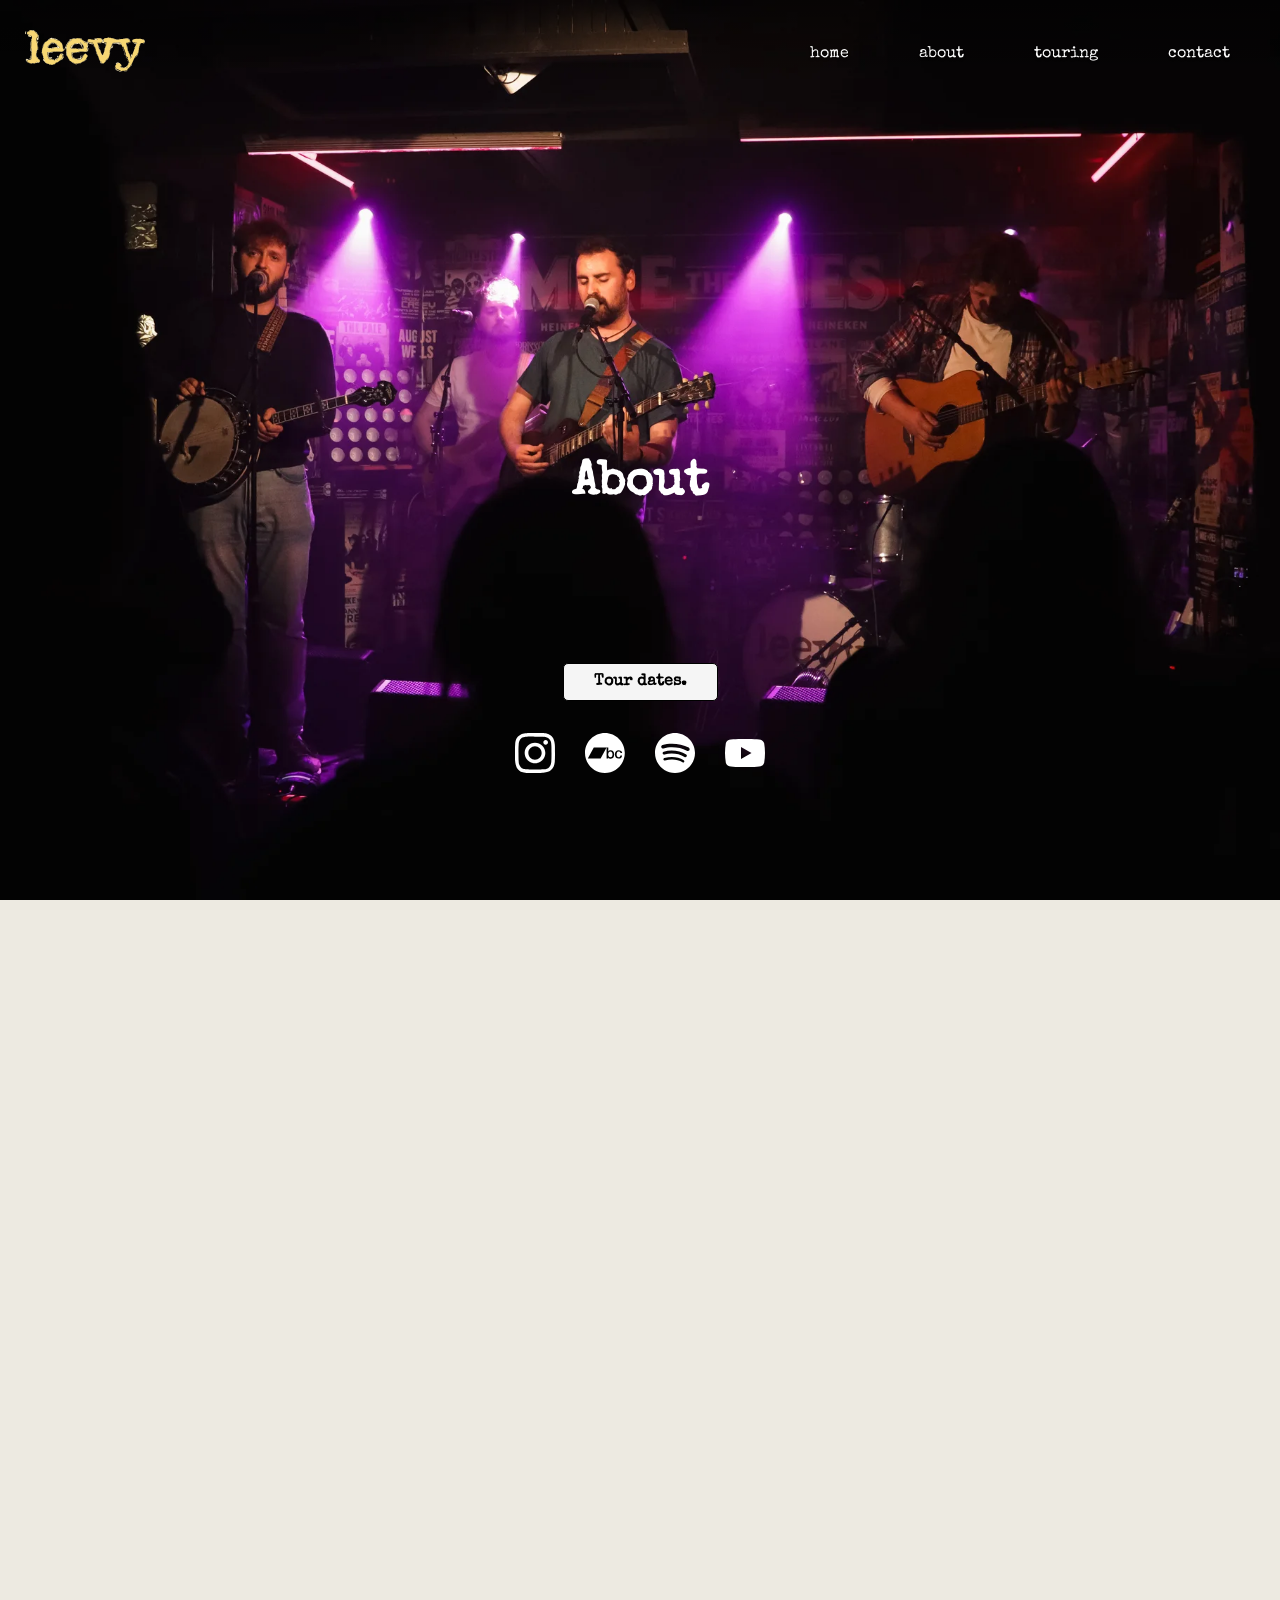
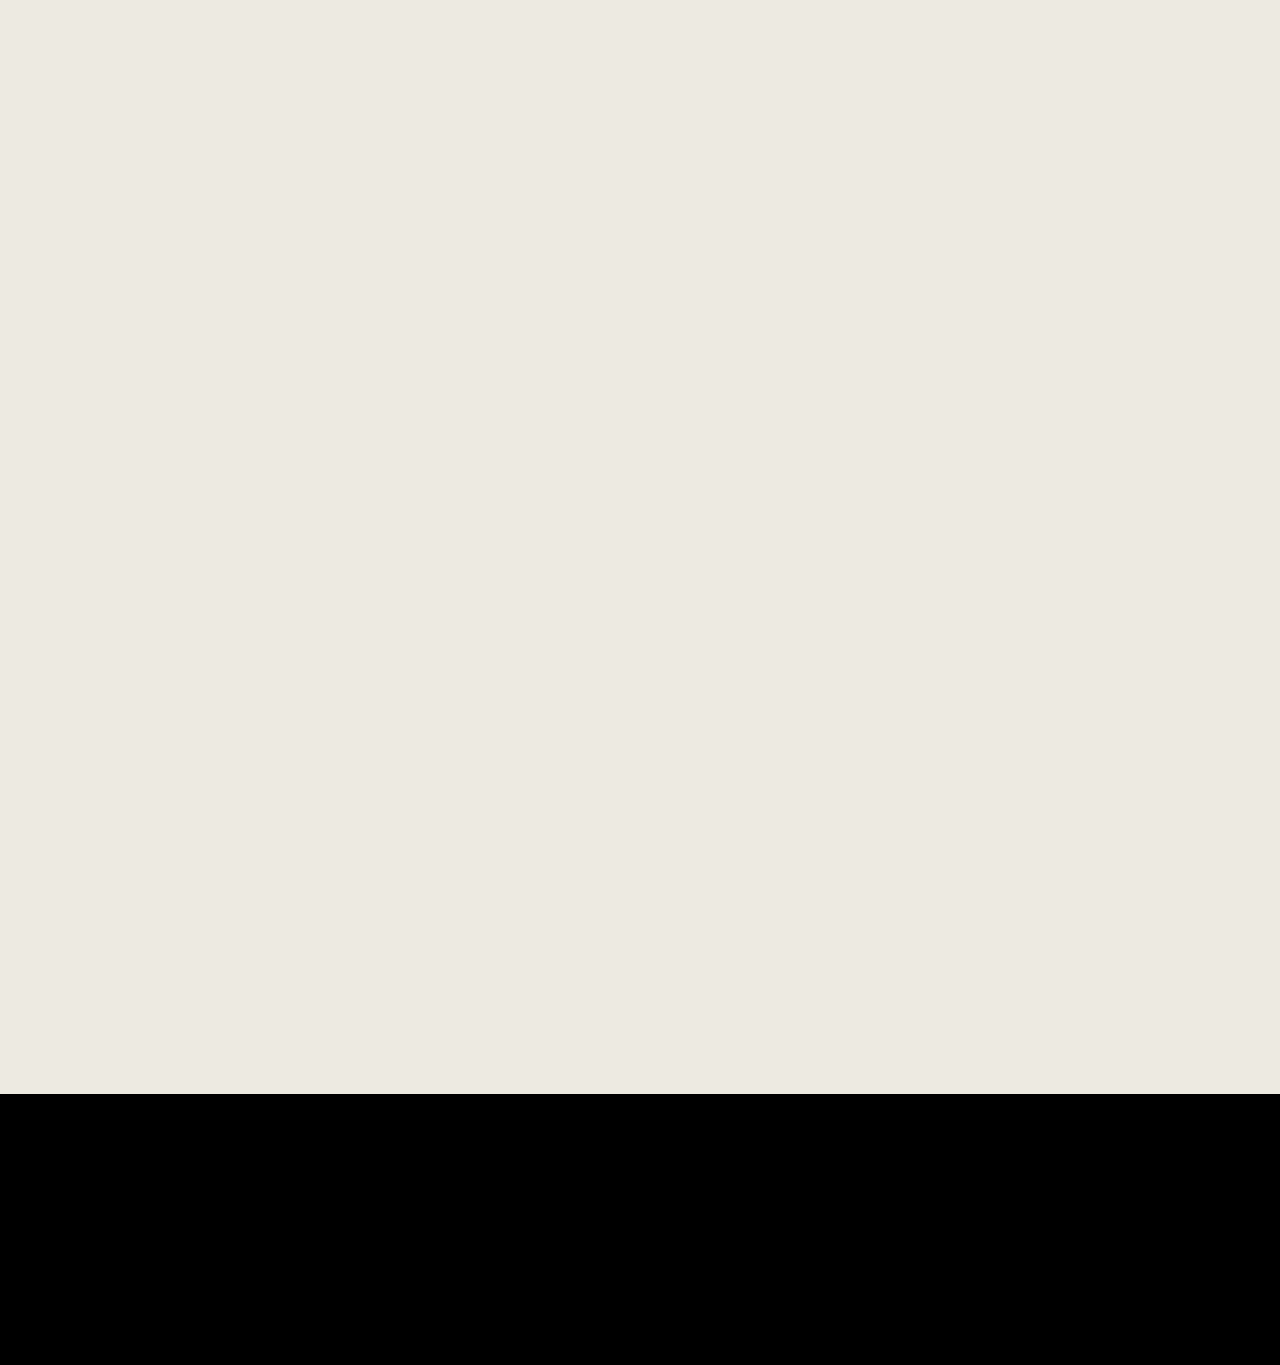
<file: leevy-main/about.html>
<!DOCTYPE html>
<html lang="en">
    <head>
        <meta charset="UTF-8">
        <meta name="viewport" content="width=device-width, initial-scale=1.0">
        <title>About | Leevy | Irish band</title>
        <link rel="icon" type="image/svg+xml" href="images/favicon-leevy.svg">
        <link rel="icon" sizes="72x72" href="images/favicon-leevy.png">
        <link rel="stylesheet" href="css/main.css">
        <link rel="stylesheet" href="css/fadein.css">
        <link rel="stylesheet" href="/css/lite-yt-embed.css" />
        <link rel="stylesheet" href="/css/flickity.min.css"/>
        <script src="https://ajax.googleapis.com/ajax/libs/jquery/3.5.1/jquery.min.js"></script>
        <meta property="og:site_name" content="Leevy">
        <meta name="title" property="og:title" content="About | Leevy | Irish band">
        <meta name="description" property="og:description" content="Leevy is a five-piece band from the Múscraí Gaeltacht in West Cork, Ireland. The band is led by singer songwriter Amhlaoibh McSweeney (influences: Neil Young / Tom Waits).">
        <meta property="og:image" content="http://leevy.ie/images/tile-leevy.jpg">
        <meta property="og:image:type" content="image/jpeg">
        <meta property="og:image:width" content="300">
        <meta property="og:image:height" content="300">
        <meta property="og:url" content="https://leevy.ie/about">
    </head>

<body>
    <header class="sticky heroFade">
        <div>
            <a href="/">
                <div class="logo-box"></div>
            </a>
        </div>
        <nav>
            <div id="menuToggle">
                <input type="checkbox" class="toggle">
                <span></span>
                <span></span>
                

                <ul class="show-desktop hide-mobile" id="nav">
                    <li><a href="/" class="hover-fill">home</a></li>
                    <li><a href="/about" class="hover-fill">about</a></li>
                    <li><a href="/touring" class="hover-fill">touring</a></li>
                    <li class="hide-desktop"><a href="https://www.kickstarter.com/projects/leevy/leevy-2026-album-pre-order" class="hover-fill">debut album (pre-order)</a></li>
                    <li><a href="/contact" class="hover-fill">contact</a></li>
                </ul>
            </div>
        </nav>
    </header>

    <div class="hero-image-template heroFade" style="background-image: url(images/leevy_irish_band_IMG_9748.webp);">
        <div class="home-text">
            <div class="image-holder heroFadeDelayed"><h1>About</h1></div>
                  
            
        </div>

        <div class="home-text-lower heroFadeDelayed">
                <div class="home-buttons">
                    <div><a href="/touring" class="button">Tour dates.</a></div>
                </div>
            <div class="social-logo heroFadeDelayed">
                <div><a href="https://www.instagram.com/leevy_music/" target="_blank"><img src="images/instagram-white.svg" alt="Leevy instagram"></a></div>
                <div><a href="https://leevy.bandcamp.com/" target="_blank"><img src="images/logo-bandcamp-circle-white.svg" alt="Leevy Bandcamp"></a></div>
                <div><a href="https://open.spotify.com/artist/6Zs2MRiCl4imT7fJoTYURv" target="_blank"><img src="images/logo-spotify-white.svg" alt="Leevy Spotify"></a></div>
                <div><a href="https://www.youtube.com/channel/UCJrqCcOyiWMhIf7JjAdZbSg" target="_blank"><img src="images/logo-youtube-white.svg" alt="Leevy YouTube"></a></div>
            </div>
        </div>
                
    </div>

    <div class="block-white">
        <div class="container-short scroll-reveal fadeUp">
            <h2><i>“There is rhythm in the sadness; there is rhythm in the sod”</i></h2>
            <p>Grown from the boggy outcrop of the Muskerry Gaeltacht, Leevy are finding beauty and madness in the harshest corners of the Irish psyche.</p>
            <p>Through relentless gigging and word of mouth, they have built a reputation for live shows where laughter, introspection, dancing and crying all go hand in hand.</p>
            <p>From Gothic revenge tales and sacrificial burnings at wakes, to forlorn songs of loss and the death of the natural world, Leevy’s songs dance around the threshold of this world and the next.</p>
            <p>With a sound that can roar with pounding drums, banjos, whistles, and heavy guitars or can just as easily sway with beautiful folk arrangements and harmonies that tie their raucous performance to
tradition and culture.</p>
        </div>
    </div>

    <div class="scroll-reveal fadeUp">
        <div class="photo-carousel-holder-bigger">        
            <div class="carousel-bigger" data-flickity='{"autoPlay": 2000, "imagesLoaded": true, "percentPosition": false, "wrapAround": true, "fullscreen": true}'>
                <img src="images/leevy_irish_band_R1-08574-018A.webp" alt="Leevy music band Ireland Irish" loading="lazy" height="400">
                <img alt="Leevy band Cork Ireland" src="images/leevy_irish_band_R1-00350-011A.webp" loading="lazy" height="200">
                <img alt="Leevy new Irish band music" src="images/leevy_irish_band_R1-08574-006A.webp" loading="lazy" height="200">
                <img alt="Irish music artist act Ireland" src="images/leevy_irish_band_IMG_9575.webp" loading="lazy" height="200">
                <img alt="Leevy band singing concert Cork" src="images/leevy_irish_band_IMG_9562.webp" loading="lazy" height="200">
            </div>
        </div>
    </div>

    <div class="block-half block-pale container">
        <div class="container-short" style="text-align: center;">
            <h2 class="fadeUp">Stay up to date with Leevy.</h2>
            <h3 class="fadeUpDelayed">New tour dates, new releases, all that good stuff.</h3>
            <div class="fadeUpDelayed"><a href="/contact" class="button button-black">Join our mail list.</a></div>
        </div>
       
    </div>
    
    <div class="footer">
        <div class="footer-container">
        <div class="footer-grid fadeUp">
            <div><a class="logo-footer" href="/"><div class="logo-box logo-footer"></div></a></div>
            <div><a href="/"><h2>Home</h2></a></div>
            <div><a href="/about"><h2>About</h2></a></div>
            <div><a href="/touring"><h2>Touring</h2></a></div>
            <div><a href="/contact"><h2>Contact</h2></a></div>
        </div>
        </div>
        <div class="copyright fadeUp">
            <p>©2026 All rights reserved.</p>
            <p>Design by <a href="http://www.paprika.ie" target="_blank" style="text-decoration: underline;">Paprika Creative</a></p>
        </div>



    </div>
    

    <script src="https://cdnjs.cloudflare.com/ajax/libs/jquery/3.5.1/jquery.min.js"></script>
    <script src="js/init.js"></script>
    <script src="js/fadein.js"></script>
    <script src="js/lite-yt-embed.js"></script>
    <script src="js/flickity.pkgd.min.js"></script>


</body>



</html>
</file>
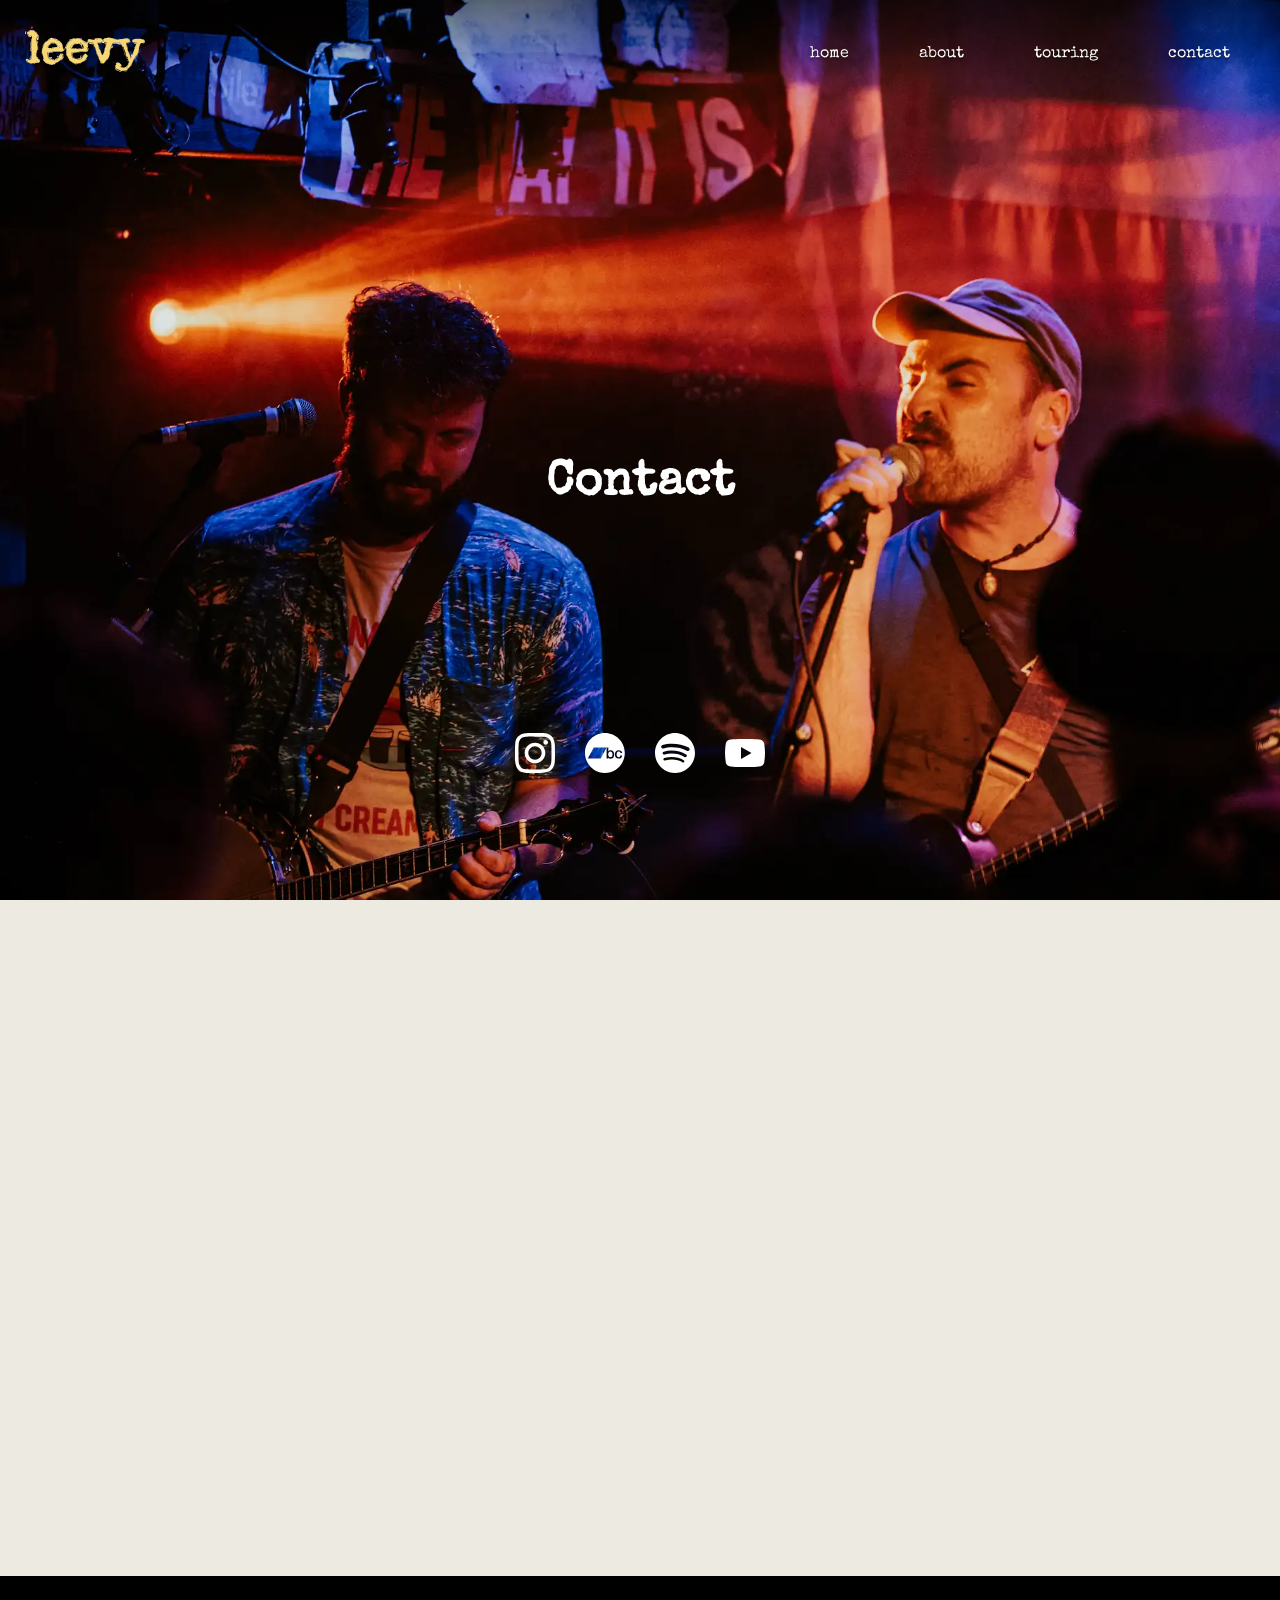
<file: leevy-main/contact.html>
<!DOCTYPE html>
<html lang="en">
    <head>
        <meta charset="UTF-8">
        <meta name="viewport" content="width=device-width, initial-scale=1.0">
        <title>About | Leevy | Irish band</title>
        <link rel="icon" type="image/svg+xml" href="images/favicon-leevy.svg">
        <link rel="icon" sizes="72x72" href="images/favicon-leevy.png">
        <link rel="stylesheet" href="css/main.css">
        <link rel="stylesheet" href="css/fadein.css">
        <link rel="stylesheet" href="/css/lite-yt-embed.css" />
        <script src="https://ajax.googleapis.com/ajax/libs/jquery/3.5.1/jquery.min.js"></script>
        <meta property="og:site_name" content="Leevy">
        <meta name="title" property="og:title" content="About | Leevy | Irish band">
        <meta name="description" property="og:description" content="Leevy is a five-piece band from the Múscraí Gaeltacht in West Cork, Ireland. The band is led by singer songwriter Amhlaoibh McSweeney (influences: Neil Young / Tom Waits).">
        <meta property="og:image" content="http://leevy.ie/images/tile-leevy.jpg">
        <meta property="og:image:type" content="image/jpeg">
        <meta property="og:image:width" content="300">
        <meta property="og:image:height" content="300">
        <meta property="og:url" content="https://leevy.ie/contact">
    </head>

<body>
    <header class="sticky heroFade">
        <div>
            <a href="/">
                <div class="logo-box"></div>
            </a>
        </div>
        <nav>
            <div id="menuToggle">
                <input type="checkbox" class="toggle">
                <span></span>
                <span></span>
                

                <ul class="show-desktop hide-mobile" id="nav">
                    <li><a href="/" class="hover-fill">home</a></li>
                    <li><a href="/about" class="hover-fill">about</a></li>
                    <li><a href="/touring" class="hover-fill">touring</a></li>
                    <li class="hide-desktop"><a href="https://www.kickstarter.com/projects/leevy/leevy-2026-album-pre-order" class="hover-fill">debut album (pre-order)</a></li>
                    <li><a href="/contact" class="hover-fill">contact</a></li>
                </ul>
            </div>
        </nav>
    </header>

    <div class="hero-image-template heroFade" style="background-image: url(images/leevy_irish_band_DSC03930.webp);">
        <div class="home-text">
            <div class="image-holder heroFadeDelayed"><h1>Contact</h1></div>
                  
            
        </div>

        <div class="home-text-lower heroFadeDelayed">
            <div class="social-logo heroFadeDelayed">
                <div><a href="https://www.instagram.com/leevy_music/" target="_blank"><img src="images/instagram-white.svg" alt="Leevy instagram"></a></div>
                <div><a href="https://leevy.bandcamp.com/" target="_blank"><img src="images/logo-bandcamp-circle-white.svg" alt="Leevy Bandcamp"></a></div>
                <div><a href="https://open.spotify.com/artist/6Zs2MRiCl4imT7fJoTYURv" target="_blank"><img src="images/logo-spotify-white.svg" alt="Leevy Spotify"></a></div>
                <div><a href="https://www.youtube.com/channel/UCJrqCcOyiWMhIf7JjAdZbSg" target="_blank"><img src="images/logo-youtube-white.svg" alt="Leevy YouTube"></a></div>
            </div>
        </div>
                
    </div>

    <div class="block-white">
        <div class="container-short fadeUp">
            <h2>Get in touch.</h2>
            <p>Any questions? Pop us an email at <a href="mailto:leevyband@gmail.com" style="text-decoration: underline">leevyband@gmail.com</a></p>
        </div>
        <div class="container-short fadeUp">
            <h2>Join our mail list.</h2>
            <p>Want to be added to our mailing list for all the latest updates? Just send us an email with the subject "Mail List".</p>
        </div>
        <div class="container-short fadeUp">
            <h2>Venues and Bookers</h2>
            <p>Please get in touch at <a href="mailto:leevyband@gmail.com" style="text-decoration: underline">leevyband@gmail.com</a></p>
        </div>
        
    </div>
    
    <div class="footer">
        <div class="footer-container">
        <div class="footer-grid fadeUp">
            <div><a class="logo-footer" href="/"><div class="logo-box logo-footer"></div></a></div>
            <div><a href="/"><h2>Home</h2></a></div>
            <div><a href="/about"><h2>About</h2></a></div>
            <div><a href="/touring"><h2>Touring</h2></a></div>
            <div><a href="/contact"><h2>Contact</h2></a></div>
        </div>
        </div>
        <div class="copyright fadeUp">
            <p>©2026 All rights reserved.</p>
            <p>Design by <a href="http://www.paprika.ie" target="_blank" style="text-decoration: underline;">Paprika Creative</a></p>
        </div>



    </div>
    

    <script src="https://cdnjs.cloudflare.com/ajax/libs/jquery/3.5.1/jquery.min.js"></script>
    <script src="js/init.js"></script>
    <script src="js/fadein.js"></script>
    <script src="js/lite-yt-embed.js"></script>


</body>



</html>
</file>
<file: css/main.css>
@import url('https://fonts.googleapis.com/css2?family=DM+Sans:wght@100;200;300;400;500;600;700;800;900;1000&family=Special+Elite&display=swap');
@import url('https://fonts.googleapis.com/css2?family=Special+Elite&display=swap');

::selection {
    background: var(--secondary-colour);
}

html {
    margin:    0 auto;
    max-width: 3000px;
    overflow-x: hidden;
}

body  {
    margin: 0;
    font-family: 'DM Sans', sans-serif;
    background: #EDEAE1;
}

input,
textarea,
button,
select,
a {
  -webkit-tap-highlight-color: rgba(0,0,0,0);
  color: inherit;
}


a img {
    -webkit-tap-highlight-color: rgba(0,0,0,0);
    text-decoration: none;
}

p {
    font-size: 1em;
    line-height: 1.4em;
    font-weight: 300;
}

h1 {
    font-size: 2em;
    font-family: 'Special Elite', sans-serif;
}

h2 {
    font-size: 1.4em;
    line-height: 1em;
    font-family: 'Special Elite', sans-serif;
    margin-top: 2em;
}

h2 ~ h3 {
    margin-top: -.8em;
    margin-bottom: 2em;
}

h3 {
    line-height: 1em;
    font-size: 1.2em;
    font-weight: 300;
}

ul {
    list-style-type: none;
    margin: 0;
    padding: 0;
}

.container {
    padding: 1em;
    margin-right: 0.2em;
    margin-left: 0.2em;
}

.container-short {
    display: block;
    max-width: 800px;
    padding: 1em;
    margin: 0 auto 0 auto;
}

.logo-box {
    position: relative;
    max-width: 100%;
    margin-right: 10px;
}

.logo-box-show {
    opacity: 0;
    transition: 400ms ease-in-out;
}

.mobile-nav>.logo-box-show {
    opacity: 100;
    transition: 400ms ease-in-out;
}


.logo-box:hover {
    opacity: 80%;
}

.logo-box::before {
    content: url(/images/leevy-logo-yellow-temp.svg);
    display: block;
    width: 120px;
    margin-top: 30px;
    margin-left: 5px;
    padding-left: 20px;
    cursor: pointer;
    z-index: 10;
}


.logo-footer.logo-box::before {
    content: url(/images/leevy-logo-temp-white.svg);
    width: 80px;
    padding: 0;
    margin-top: 14px;

    margin-left: 0px;
}



.show-mobile {
    display: block;
    z-index: 9999;
}

.hide-mobile {
    transition: 400ms ease-in-out;
    transform: translate(-110%);
    height: 100%;
    box-shadow: 3px 4px 8px 3px rgba(0, 0, 0, 0.1);

}

.hide-mobile li {
    opacity: 0;
    transition: 0.2s;
    transform: translateY(50px);
    
} 

header {
    display: flex;
    justify-content: space-between;
    justify-items: space-between;
}

.sticky {
    position: fixed;
    top: 0;
    left: 0;
    width: 100%;
    z-index: 5;
    background-color: transparent;
}

.menu {
    width: 25px;
    margin-top: 1em;
    margin-right: 1em;
}

#menuToggle {
    display: flex;
    flex-direction: column;
    position: relative;
    top: 0;
    left: 25px;
    margin-right: 50px;
    margin-top: 30px;
    z-index: 50;
    -webkit-user-select: none;
    user-select: none;
  }
  
  #menuToggle input
  {
    display: flex;
    width: 40px;
    height: 32px;
    position: absolute;
    cursor: pointer;
    opacity: 0;
    z-index: 55;
  }
  
  #menuToggle span
  {
    display: flex;
    width: 29px;
    height: 4px;
    margin-bottom: 5px;
    position: relative;
    background: #fafafa;
    border-radius: 1px;
    z-index: 50;
    transform-origin: 5px 0px;
    transition: transform 0.5s cubic-bezier(0.77,0.2,0.05,1.0),
                opacity 0.55s ease;
  }
  
  #menuToggle span:first-child
  {
    transform-origin: 0% 0%;
  }
  
  #menuToggle span:nth-last-child(2)
  {
    transform-origin: 0% 100%;
  }
  
  #menuToggle input:checked ~ span
  {
    opacity: 1;
    transform: rotate(405deg) translate(2px, 3px);
    background: black;
  }
  
  #menuToggle input:checked ~ span:nth-last-child(2)
  {
    transform: rotate(-405deg) translate(-8px, 8px);
  }

  #menuToggle input:checked ~ .hide-mobile
  {
    opacity: 1;
    transition: all 1s cubic-bezier(0.23, 1, 0.32, 1); 
    transform: translate(0);
    height: 100%;
  }

 #menuToggle input:checked ~ .hide-mobile li
  {
    opacity: 1;
    transition: 1s cubic-bezier(0.23, 1, 0.32, 1); 
    transform: translateY(0);
    transition-delay: 0.6s;
  }

  #menuToggle input:checked ~ .hide-mobile li:nth-child(1) {
    transition-delay: 0.2s;
  }
  #menuToggle input:checked ~ .hide-mobile li:nth-child(2) {
    transition-delay: 0.4s;
  }
  #menuToggle input:checked ~ .hide-mobile li:nth-child(3) {
    transition-delay: 0.6s;
  }
  #menuToggle input:checked ~ .hide-mobile li:nth-child(4) {
    transition-delay: 0.8s;
  }

  #menuToggle input:checked ~ .hide-mobile li:nth-child(5) {
    transition-delay: 1s;
  }


nav {
    display: block;
}

.mobile-nav {
    background-color: black;
    transition: all 1s;
}

  nav ul {
    position: fixed;
    width: 100%;
    right: 0;
    top: 0;
    bottom: 0;
    background: #F7D675;
    z-index: 7;
    text-align: left;
    padding-top: 100px;
    height: 100%;   
    font-family: 'Special Elite';

}

nav ul img {
    width: 30px;
}

.menu-icon:hover {
    opacity: 50%;
}

nav ul li.menu-icon{
    margin-top: 20%;
}

.menu-icon::before {
    content: url(images/instagram.svg);
    display: block;
    width: 30px;
    margin-top: 30%;
    cursor: pointer;
}

nav ul li {
    width: 100%;
    margin-left: 20px;
}

nav ul li a {
    color: black;
    text-decoration: none;
    display: block;
    width: 100%;
    padding: .8em 10px;
    text-align: left;
    font-weight: 600;
    font-size: 1.8em; 

}

nav ul li a:hover {
    color: #fbbd15;

}

input,
textarea,
button,
select,
a {
  -webkit-tap-highlight-color: rgba(0,0,0,0);
  text-decoration: none;
}

a img {
    -webkit-tap-highlight-color: rgba(0,0,0,0);
    text-decoration: none;
}

.button-holder {
    text-align: center;
}

.button {
    text-align: center;
    text-decoration: none;
    color: black;
    background-color: whitesmoke;
    padding: 10px 30px;
    border-radius: 5px;
    margin: 0 auto auto auto;
    display: inline-block;
  -webkit-transition: 0.4s ease;
  transition: 0.4s ease;
  text-shadow:  none;
  font-weight: 600;
  border-color: black;
  border-width: 0.2px;
  border-style: solid;
  font-weight: 1000;
  font-family: 'Special Elite';
}

.button:hover{
    transform: translateY(-5px);
  -webkit-transition: 0.4s ease;
  transition: 0.4s ease;
  background-color: black;
  color: #fafafa;
  border-color: whitesmoke;
}

.button.button-black {
    background-color: black;
    color: #fafafa;
    border-color: whitesmoke;
    border-width: 0.2px;
    border-style: solid;
}

.button-black:hover{
    transform: translateY(-5px);
  -webkit-transition: 0.4s ease;
  transition: 0.4s ease;
  background-color: whitesmoke;
  color: black;
  border-color: black;
}

.block-white {
    background: #EDEAE1;
    color: black;
    text-align: left;
    padding: 1em 0 1em 0;
    align-items: center;
    justify-content: center;
}

.block-full {
    display: flex;
    min-height: 100vh;
    color: black;
    margin: auto;
    align-items: center;
    text-align: left;
    justify-content: center;
}

.block-half {
    display: flex;
    min-height: 50vh;
    margin: auto;
    align-items: center;
    text-align: left;
    justify-content: center;
    align-content: center;
}

.block-black {
    background-color: black;
    color: #fafafa;
}

.block-yellow {
    background-color: #F7D675;
    color: black;
}


.block-pale {
    background-color: #EDEAE1;
}

.block-orange {
    background-color: #B56E28;
    color: #fafafa;
}

.image-holder {
    width: 100%;
    object-fit: contain;
    display: flex;
    justify-items: center;
    justify-content: center;
}

.image-holder img {
    max-width: 240px;
}

.hero-image-template {
    display: block;
    background-size: cover;
    background-repeat: no-repeat;
    height: 100vh;
    background-position: center;
    text-align: center;
    top: 0;
    max-width: 100%;
}

.hero-image-template+.hero-image img {
    object-fit: contain;
    object-position: center;
    max-width: 100%;
    height: 100vh;
}

.hero-image-template-alt {
    display: block;
    background-size: cover;
    background-repeat: no-repeat;
    height: 50vh;
    background-position: center;
    text-align: center;
    top: 0;
    max-width: 100%;
}

.hero-image-container {
    display: flex;
    height: 50vh;
    justify-content: center;
    justify-items: center;
    align-items: center;
}

.hero-image-container img {
    object-fit: cover;
    overflow: hidden;
    height: auto;
    width: 100%;
    max-height: 100%;
   

}

.home-text {
    position: absolute;
    text-align: center;
    bottom: 40%;
    color: #fff;
    z-index: 1;
    padding-bottom: 0;
    margin-bottom: 0;
    text-decoration: none;
    width: 100%;
}

.home-text-lower {
    width: 100%;
    position: absolute;
    text-align: center;
    bottom: 10%;
    color: #fff;
    z-index: 0;
    padding-bottom: 0;
}

.overlay-text-right {
    position: absolute;
    text-align: left;
    left: 50%;
    bottom: 15%;
    color: #fff;
    z-index: 0;
    padding-bottom: 0;
}

.overlay-text-bottom {
    position: absolute;
    text-align: left;
    bottom: 5%;
    color: #fff;
    z-index: 0;
    padding-bottom: 0;
    font-family: 'Special Elite';
    max-width: 1000px;
    overflow: hidden;
    padding-left: 1em;
}

.home-buttons {
    display: flex;
    flex-wrap: wrap;
    gap: 10px;
    justify-items: center;
    justify-content: center;
    margin-bottom: 2em;
}

.social-logo {
    display: flex;
    flex-wrap: wrap;
    gap: 30px;
    justify-items: center;
    justify-content: center;
    margin-bottom: 2em;
}

.social-logo img {
    width: 40px;
  -webkit-transition: 0.4s ease;
  transition: 0.4s ease;
}

.social-logo img:hover {
    transform: translateY(-5px);
  -webkit-transition: 0.4s ease;
  transition: 0.4s ease;

}

.grid-container {
    display: grid;
    column-gap: 50px;
    grid-template-columns: auto auto auto;
}

.grid-holder { 
    display: flex;
    -webkit-box-align: center;
    align-items: center;
    -webkit-box-pack: center;
    justify-content: center;
}

.grid-two {
    display: grid;
    gap: 80px;
    -webkit-box-flex: 1;
    flex-grow: 1;
    max-width: 54em;
    grid-template-columns: repeat(1, 1fr);
}

.grid-two img {
    object-fit: contain;
    max-width: 100%;
}

.grid-video {
    display: grid;
    gap: 80px;
    -webkit-box-flex: 1;
    flex-grow: 1;
    max-width: 80%;
    grid-template-columns: repeat(1, 1fr);
    margin: 0 auto 0 auto;
}

.youtube-video-container {
    position: relative;
    overflow: hidden;
    width: 100%;
  }
  
  .youtube-video-container::after {
    display: block;
    content: "";
    padding-top: 56.25%;
  }
  
  .youtube-video-container iframe {
    position: absolute;
    top: 0;
    left: 0;
    width: 100%;
    height: 100%;
  }

.album-art {
    width: 300px;
    margin: auto;
    box-shadow: rgba(0, 0, 0, .8) 0px 30px 90px;
}

.spotify {
    display: flex;
    justify-content: center;
    
}

.spotify  iframe{ 
    display: flex;
    max-width: 800px;
    align-items: center;
    justify-content: center;
    margin: 0 1em 0 1em;

}

.tour-container {
    background-color: #fafafa;
    max-width: 1000px;
    margin-left: auto;
    margin-right: auto;
    margin-top: 1em;
    margin-bottom: 1em;
    padding: 1em 0 1em 0;
    box-shadow: rgba(0, 0, 0, .4) 0px 15px 20px;
    border-radius: 10px;
    display: block;
    
}

.tour-event {
    display: flex;
    flex-wrap: wrap;
    padding-left: 1em;
    padding-right: 1em;
    justify-content: space-around;
}

.tour-item {
    flex: 50%;
}

.tour-event-black {
    background-color: black;
    color: #fafafa;
}

.tour-location p {
    font-family: 'Special Elite';
    font-weight: 600;
}

.tour-venue p {
    font-weight: 600;
}

.tour-tickets a:hover {
    text-decoration: underline;
}

.shop-grid {
    max-width: 900px;
    margin: 10em auto 10em auto;
    display: grid;
        gap: 80px;
        -webkit-box-flex: 1;
        flex-grow: 1;
        max-width: 1000px;
        grid-template-columns: repeat(1, 1fr);
    
}

.shop-grid h3 {
    font-family: 'Special Elite';
}

.shop-item {
    width: 80%;
    margin: 0 auto 0 auto;
    max-width: 400px;
    border-radius: 10px;
    height: auto;
    padding: 1em;
    box-shadow: rgba(0, 0, 0, .4) 0px 30px 30px;
}

.shop-photo {
    max-width: 100%;
}


.shop-photo img {
    object-fit: contain;
    max-width: 90%;
}

.gradient-T-B {
    background: linear-gradient(180deg, rgba(0,0,0,1) 0%, rgba(255,255,255,0) 30%);
    width: 100%;
    height: 100%;
    position: absolute;
    top: 0;
}

.center {
    text-align: center;
}

.photo-carousel-holder {
    margin: 1em 0 4em 0;
   
 }

 .carousel {
     background: #EEE;
   }

   .carousel img {
    display: block;
    height: 200px;
    object-fit: cover;
  }

  .photo-carousel-holder-bigger {
    margin: 1em 0 4em 0;
    display: flex;
    justify-content: center;
    width: 100%;
    height: 70vh;
 }

  .carousel-bigger {
    height: auto;
    width: 90%;
    object-fit: cover;
  }

   .carousel-bigger img {
    height: 100%;
    width: 100%;
    object-fit: cover;
  }
   
   @media screen and ( min-width: 768px ) {
     .carousel img {
       height: 400px;
     }
     .carousel-bigger {
        height: auto;
        width: 60%;
      }
   }


.truncate {
    overflow: hidden;
    text-overflow: ellipsis;
    white-space: nowrap;
    max-width: 90%;
    width: 500px;
}





.footer {
    width: 100%;
    height: auto;
    background-color: black;
    color: #fafafa;
    padding: 1em 0 4em 0;
}

.footer a {
    color: inherit;
}

.footer h2 {
    font-size: 1.4em;
    font-family: 'Special Elite';
    margin-top: 1em;
}

.footer-container {
    display: flex;
    align-items: center;
    justify-content: center;
}

.footer-grid {
    padding: 1em 2em 1em 2em;
    display: grid;
    gap: 30px;
    -webkit-box-flex: 1;
    flex-grow: 1;
    max-width: 54em;
    grid-template-columns: repeat(2, 1fr);

}

.footer a:hover {
    text-decoration: underline;
}

.copyright {
    text-align: center;
    font-weight: 500;
    font-size: .8em;
}

.heroFade {
    animation: fadein 2s;
  }
  @keyframes fadein {
    from { opacity: 0}
    to   { opacity: 1}
  }

.heroFadeDelayed {
    animation: moveUp 1.5s ease-in-out;
}

@keyframes moveUp {
    from { opacity: 0; transform: translateY(20px);}
    to {opacity: 1; transform: translateY(0px);}
}

.underline {text-decoration: underline;}

@media only screen and (min-width: 650px) { 
    .hide-desktop {
        display: none;
    }

    .show-mobile {
        display: block;
    }

    .grid-video {
        display: grid;
        gap: 80px;
        -webkit-box-flex: 1;
        flex-grow: 1;
        max-width: 1000px;
        grid-template-columns: repeat(2, 1fr);
        margin: 0 auto 0 auto;
    }

    .sticky {
        position: absolute;
        color: #fafafa;
        background: linear-gradient(180deg, rgba(0,0,0,0.5) 0%, rgba(0,0,0,0) 100%);
    }

    .sticky.dark {
        background: none;
    }

    .shop-grid {
        grid-template-columns: repeat(2, 1fr);
    }

   



}



@media only screen and (min-width: 900px) {

    p {
        font-size: 1.2em;
        line-height: 1.6em;
    }
    
    h1 {
        font-size: 3em;
    }
    
    h2 {
        font-size: 2em;
    }

    h3 {
        font-size: 1.2em;
    }

    .show-desktop {
        display: block;
        opacity: 1;

        transform: translate(0);
    }

    .mobile-nav {
        background-color: transparent;
    }


    .grid-two {
        display: grid;
        gap: 80px;
        -webkit-box-flex: 1;
        flex-grow: 1;
        max-width: 54em;
        grid-template-columns: repeat(2, 1fr);
    
    }

    .footer-grid {
        padding: 1em 2em 1em 2em;
        display: grid;
        gap: 80px;
        -webkit-box-flex: 1;
        flex-grow: 1;
        grid-template-columns: repeat(6, 1fr);
    
    }

    nav {
        margin: 0;
        display: block;
    }

    nav ul {
        position: relative;
        background: none;
        height: 0em;
        display: inline-block;
        object-position: right;
        padding-top: 0;
        padding-right: 0;
        margin: 0;
        width: 100%;
        text-transform: lowercase;
        
    }

    nav ul li {
        text-align: center;
        display: inline-block;
        padding-right: 25px;
        padding-left: 25px;
        margin: 0;
        width: auto;
        
    }


    .hover-fill {
        position: relative;
        display: inline-block;
        transition: color .5s;
        overflow:hidden;
        border-radius: 5px;
      }
      .hover-fill:before {
        content: '';
        position: absolute;
        top: 0; left: 0;
        width: 100%; height: 100%;
        z-index: -1;
        transform-origin:0 0 ;
        transform:translateY(110%);
        transition: transform .5s;
        border-radius: 5px;

        background-color: black;
        color: white;
      }
      


      .hover-fill:hover {
        color: #fff;
      }
      .hover-fill:hover:before {
        transform: translateY(0);
        border-radius: 5px;
      }

      .button-menu {
        background-color: #fbbd15;
        color: white;
        position: relative;
        display: inline-block;
        transition: color .5s;
        overflow:hidden;
        border-radius: 5px;
        width: 100%;
    }

    .button-menu:hover {
        transition: all .5s;
        background-color: #1F4D7A;
        color: white;
      }
      .button-menu:hover {
        color: #fff;
        
      }
      .button-menu:hover:before {
        transform: translateX(0);
        border-radius: 5px;
      }

    nav ul li a {
        color: #fafafa;
        text-shadow: 0px 2px 2px rgba(0, 0, 0, 0.4); 
        background-color: inherit;
        text-align: center;
        padding-bottom: 10px;
        margin-bottom: 0;
        font-weight: 300;
        font-size: 1em; 
        padding-top: 1em;
    }

    nav ul li a:hover {
        background-color: inherit;
        color: #1F4D7A;
    
    }

    nav.dark ul li a {
        color: black;
        text-shadow: none;
    }

    nav ul li a:hover {
        background-color: inherit;
        color: #1F4D7A;
    
    }

    .logo-box.dark::before {
        content: url(/images/leevy-logo-temp-black.svg) !important;
    }

    #menuToggle span{
        display: none;
    }

   #menuToggle input ~ .hide-mobile li
    {
      opacity: 1;
      transform: translateY(0);
    } 

    .hide-mobile {
        display: flex;
        box-shadow: none;
    }

    .hero-image-template-alt {
        display: block;
        background-size: cover;
        background-repeat: no-repeat;
        height: 100vh;
        background-position: center;
        text-align: center;
        top: 0;
        max-width: 100%;
    }

    .hero-image-container {
        height: 100vh;
    }

    .hero-image-container img {
        max-width: 800px;
    }

    .tour-item {
        flex: 25%;
    }

    .shop-grid {
        grid-template-columns: repeat(3, 1fr);
    }
    






}
</file>
<file: css/fadein.css>
section {
    opacity: 0;
    transform: translate(0, 20px); transition: all 1.5s;
}
    
section.visible {
    opacity: 1;
    transform: translate(0, 0); 
}


.fadeUp, .fadeUpDelayed {
  opacity: 0;
  transform: translate(0, 40px); transition: all 1.5s;

}
  
.fadeUp.visible {
  opacity: 1;
  transform: translate(0, 0); 
}

.fadeUpDelayed.visible {
  opacity: 1;
  transform: translate(0, 0); 
  transition-delay: 0.5s;

}

.fadeIn {
  opacity: 0; transition: all 1.5s;
}

.fadeIn.visible {opacity: 1;}

.heroFadeUp {
  animation: heroFadeUp 2s;
}
@keyframes heroFadeUp {
  from { opacity: 0; transform: translate(0, 40px); }
  to   { opacity: 1; transform: translate(0,0);}
}

.heroFadeDelayed {
  animation: fadeinDelayed 2.5s;
}
@keyframes fadeinDelayed {
  from { opacity: 0; transform: translate(0, 40px); }
  to   { opacity: 1; transform: translate(0,0);}
}



/*I put this  in made css to apply universally
.heroFade {
    animation: fadein 2s;
  }
  @keyframes fadein {
    from { opacity: 0}
    to   { opacity: 1}
  }
*/
</file>
<file: css/lite-yt-embed.css>
lite-youtube {
    background-color: #000;
    position: relative;
    display: block;
    contain: content;
    background-position: center center;
    background-size: cover;
    cursor: pointer;
}

/* gradient */
lite-youtube::before {
    content: '';
    display: block;
    position: absolute;
    top: 0;
    background-image: url([data-uri]);
    background-position: top;
    background-repeat: repeat-x;
    height: 60px;
    padding-bottom: 50px;
    width: 100%;
    transition: all 0.2s cubic-bezier(0, 0, 0.2, 1);
}

/* responsive iframe with a 16:9 aspect ratio
    thanks https://css-tricks.com/responsive-iframes/
*/
lite-youtube::after {
    content: "";
    display: block;
    padding-bottom: calc(100% / (16 / 9));
}
lite-youtube > iframe {
    width: 100%;
    height: 100%;
    position: absolute;
    top: 0;
    left: 0;
    border: 0;
}

/* play button */
lite-youtube > .lty-playbtn {
    display: block;
    width: 68px;
    height: 48px;
    position: absolute;
    cursor: pointer;
    transform: translate3d(-50%, -50%, 0);
    top: 50%;
    left: 50%;
    z-index: 1;
    background-color: transparent;
    /* YT's actual play button svg */
    background-image: url('data:image/svg+xml;utf8,<svg xmlns="http://www.w3.org/2000/svg" viewBox="0 0 68 48"><path d="M66.52 7.74c-.78-2.93-2.49-5.41-5.42-6.19C55.79.13 34 0 34 0S12.21.13 6.9 1.55c-2.93.78-4.63 3.26-5.42 6.19C.06 13.05 0 24 0 24s.06 10.95 1.48 16.26c.78 2.93 2.49 5.41 5.42 6.19C12.21 47.87 34 48 34 48s21.79-.13 27.1-1.55c2.93-.78 4.64-3.26 5.42-6.19C67.94 34.95 68 24 68 24s-.06-10.95-1.48-16.26z" fill="red"/><path d="M45 24 27 14v20" fill="white"/></svg>');
    filter: grayscale(100%);
    transition: filter .1s cubic-bezier(0, 0, 0.2, 1);
    border: none;
}

lite-youtube:hover > .lty-playbtn,
lite-youtube .lty-playbtn:focus {
    filter: none;
}

/* Post-click styles */
lite-youtube.lyt-activated {
    cursor: unset;
}
lite-youtube.lyt-activated::before,
lite-youtube.lyt-activated > .lty-playbtn {
    opacity: 0;
    pointer-events: none;
}

.lyt-visually-hidden {
    clip: rect(0 0 0 0);
    clip-path: inset(50%);
    height: 1px;
    overflow: hidden;
    position: absolute;
    white-space: nowrap;
    width: 1px;
  }
</file>
<file: leevy-main/css/main.css>
@import url('https://fonts.googleapis.com/css2?family=DM+Sans:wght@100;200;300;400;500;600;700;800;900;1000&family=Special+Elite&display=swap');
@import url('https://fonts.googleapis.com/css2?family=Special+Elite&display=swap');

::selection {
    background: var(--secondary-colour);
}

html {
    margin:    0 auto;
    max-width: 3000px;
    overflow-x: hidden;
}

body  {
    margin: 0;
    font-family: 'DM Sans', sans-serif;
    background: #EDEAE1;
}

input,
textarea,
button,
select,
a {
  -webkit-tap-highlight-color: rgba(0,0,0,0);
  color: inherit;
}


a img {
    -webkit-tap-highlight-color: rgba(0,0,0,0);
    text-decoration: none;
}

p {
    font-size: 1em;
    line-height: 1.4em;
    font-weight: 300;
}

h1 {
    font-size: 2em;
    font-family: 'Special Elite', sans-serif;
}

h2 {
    font-size: 1.4em;
    line-height: 1em;
    font-family: 'Special Elite', sans-serif;
    margin-top: 2em;
}

h2 ~ h3 {
    margin-top: -.8em;
    margin-bottom: 2em;
}

h3 {
    line-height: 1em;
    font-size: 1.2em;
    font-weight: 300;
}

ul {
    list-style-type: none;
    margin: 0;
    padding: 0;
}

.container {
    padding: 1em;
    margin-right: 0.2em;
    margin-left: 0.2em;
}

.container-short {
    display: block;
    max-width: 800px;
    padding: 1em;
    margin: 0 auto 0 auto;
}

.logo-box {
    position: relative;
    max-width: 100%;
    margin-right: 10px;
}

.logo-box-show {
    opacity: 0;
    transition: 400ms ease-in-out;
}

.mobile-nav>.logo-box-show {
    opacity: 100;
    transition: 400ms ease-in-out;
}


.logo-box:hover {
    opacity: 80%;
}

.logo-box::before {
    content: url(/images/leevy-logo-yellow-temp.svg);
    display: block;
    width: 120px;
    margin-top: 30px;
    margin-left: 5px;
    padding-left: 20px;
    cursor: pointer;
    z-index: 10;
}


.logo-footer.logo-box::before {
    content: url(/images/leevy-logo-temp-white.svg);
    width: 80px;
    padding: 0;
    margin-top: 14px;

    margin-left: 0px;
}



.show-mobile {
    display: block;
    z-index: 9999;
}

.hide-mobile {
    transition: 400ms ease-in-out;
    transform: translate(-110%);
    height: 100%;
    box-shadow: 3px 4px 8px 3px rgba(0, 0, 0, 0.1);

}

.hide-mobile li {
    opacity: 0;
    transition: 0.2s;
    transform: translateY(50px);
    
} 

header {
    display: flex;
    justify-content: space-between;
    justify-items: space-between;
}

.sticky {
    position: fixed;
    top: 0;
    left: 0;
    width: 100%;
    z-index: 5;
    background-color: transparent;
}

.menu {
    width: 25px;
    margin-top: 1em;
    margin-right: 1em;
}

#menuToggle {
    display: flex;
    flex-direction: column;
    position: relative;
    top: 0;
    left: 25px;
    margin-right: 50px;
    margin-top: 30px;
    z-index: 50;
    -webkit-user-select: none;
    user-select: none;
  }
  
  #menuToggle input
  {
    display: flex;
    width: 40px;
    height: 32px;
    position: absolute;
    cursor: pointer;
    opacity: 0;
    z-index: 55;
  }
  
  #menuToggle span
  {
    display: flex;
    width: 29px;
    height: 4px;
    margin-bottom: 5px;
    position: relative;
    background: #fafafa;
    border-radius: 1px;
    z-index: 50;
    transform-origin: 5px 0px;
    transition: transform 0.5s cubic-bezier(0.77,0.2,0.05,1.0),
                opacity 0.55s ease;
  }
  
  #menuToggle span:first-child
  {
    transform-origin: 0% 0%;
  }
  
  #menuToggle span:nth-last-child(2)
  {
    transform-origin: 0% 100%;
  }
  
  #menuToggle input:checked ~ span
  {
    opacity: 1;
    transform: rotate(405deg) translate(2px, 3px);
    background: black;
  }
  
  #menuToggle input:checked ~ span:nth-last-child(2)
  {
    transform: rotate(-405deg) translate(-8px, 8px);
  }

  #menuToggle input:checked ~ .hide-mobile
  {
    opacity: 1;
    transition: all 1s cubic-bezier(0.23, 1, 0.32, 1); 
    transform: translate(0);
    height: 100%;
  }

 #menuToggle input:checked ~ .hide-mobile li
  {
    opacity: 1;
    transition: 1s cubic-bezier(0.23, 1, 0.32, 1); 
    transform: translateY(0);
    transition-delay: 0.6s;
  }

  #menuToggle input:checked ~ .hide-mobile li:nth-child(1) {
    transition-delay: 0.2s;
  }
  #menuToggle input:checked ~ .hide-mobile li:nth-child(2) {
    transition-delay: 0.4s;
  }
  #menuToggle input:checked ~ .hide-mobile li:nth-child(3) {
    transition-delay: 0.6s;
  }
  #menuToggle input:checked ~ .hide-mobile li:nth-child(4) {
    transition-delay: 0.8s;
  }

  #menuToggle input:checked ~ .hide-mobile li:nth-child(5) {
    transition-delay: 1s;
  }


nav {
    display: block;
}

.mobile-nav {
    background-color: black;
    transition: all 1s;
}

  nav ul {
    position: fixed;
    width: 100%;
    right: 0;
    top: 0;
    bottom: 0;
    background: #F7D675;
    z-index: 7;
    text-align: left;
    padding-top: 100px;
    height: 100%;   
    font-family: 'Special Elite';

}

nav ul img {
    width: 30px;
}

.menu-icon:hover {
    opacity: 50%;
}

nav ul li.menu-icon{
    margin-top: 20%;
}

.menu-icon::before {
    content: url(images/instagram.svg);
    display: block;
    width: 30px;
    margin-top: 30%;
    cursor: pointer;
}

nav ul li {
    width: 100%;
    margin-left: 20px;
}

nav ul li a {
    color: black;
    text-decoration: none;
    display: block;
    width: 100%;
    padding: .8em 10px;
    text-align: left;
    font-weight: 600;
    font-size: 1.8em; 

}

nav ul li a:hover {
    color: #fbbd15;

}

input,
textarea,
button,
select,
a {
  -webkit-tap-highlight-color: rgba(0,0,0,0);
  text-decoration: none;
}

a img {
    -webkit-tap-highlight-color: rgba(0,0,0,0);
    text-decoration: none;
}

.button-holder {
    text-align: center;
}

.button {
    text-align: center;
    text-decoration: none;
    color: black;
    background-color: whitesmoke;
    padding: 10px 30px;
    border-radius: 5px;
    margin: 0 auto auto auto;
    display: inline-block;
  -webkit-transition: 0.4s ease;
  transition: 0.4s ease;
  text-shadow:  none;
  font-weight: 600;
  border-color: black;
  border-width: 0.2px;
  border-style: solid;
  font-weight: 1000;
  font-family: 'Special Elite';
}

.button:hover{
    transform: translateY(-5px);
  -webkit-transition: 0.4s ease;
  transition: 0.4s ease;
  background-color: black;
  color: #fafafa;
  border-color: whitesmoke;
}

.button.button-black {
    background-color: black;
    color: #fafafa;
    border-color: whitesmoke;
    border-width: 0.2px;
    border-style: solid;
}

.button-black:hover{
    transform: translateY(-5px);
  -webkit-transition: 0.4s ease;
  transition: 0.4s ease;
  background-color: whitesmoke;
  color: black;
  border-color: black;
}

.block-white {
    background: #EDEAE1;
    color: black;
    text-align: left;
    padding: 1em 0 1em 0;
    align-items: center;
    justify-content: center;
}

.block-full {
    display: flex;
    min-height: 100vh;
    color: black;
    margin: auto;
    align-items: center;
    text-align: left;
    justify-content: center;
}

.block-half {
    display: flex;
    min-height: 50vh;
    margin: auto;
    align-items: center;
    text-align: left;
    justify-content: center;
    align-content: center;
}

.block-black {
    background-color: black;
    color: #fafafa;
}

.block-yellow {
    background-color: #F7D675;
    color: black;
}


.block-pale {
    background-color: #EDEAE1;
}

.block-orange {
    background-color: #B56E28;
    color: #fafafa;
}

.image-holder {
    width: 100%;
    object-fit: contain;
    display: flex;
    justify-items: center;
    justify-content: center;
}

.image-holder img {
    max-width: 240px;
}

.hero-image-template {
    display: block;
    background-size: cover;
    background-repeat: no-repeat;
    height: 100vh;
    background-position: center;
    text-align: center;
    top: 0;
    max-width: 100%;
}

.hero-image-template+.hero-image img {
    object-fit: contain;
    object-position: center;
    max-width: 100%;
    height: 100vh;
}

.hero-image-template-alt {
    display: block;
    background-size: cover;
    background-repeat: no-repeat;
    height: 50vh;
    background-position: center;
    text-align: center;
    top: 0;
    max-width: 100%;
}

.hero-image-container {
    display: flex;
    height: 50vh;
    justify-content: center;
    justify-items: center;
    align-items: center;
}

.hero-image-container img {
    object-fit: cover;
    overflow: hidden;
    height: auto;
    width: 100%;
    max-height: 100%;
   

}

.home-text {
    position: absolute;
    text-align: center;
    bottom: 40%;
    color: #fff;
    z-index: 1;
    padding-bottom: 0;
    margin-bottom: 0;
    text-decoration: none;
    width: 100%;
}

.home-text-lower {
    width: 100%;
    position: absolute;
    text-align: center;
    bottom: 10%;
    color: #fff;
    z-index: 0;
    padding-bottom: 0;
}

.overlay-text-right {
    position: absolute;
    text-align: left;
    left: 50%;
    bottom: 15%;
    color: #fff;
    z-index: 0;
    padding-bottom: 0;
}

.overlay-text-bottom {
    position: absolute;
    text-align: left;
    bottom: 5%;
    color: #fff;
    z-index: 0;
    padding-bottom: 0;
    font-family: 'Special Elite';
    max-width: 1000px;
    overflow: hidden;
    padding-left: 1em;
}

.home-buttons {
    display: flex;
    flex-wrap: wrap;
    gap: 10px;
    justify-items: center;
    justify-content: center;
    margin-bottom: 2em;
}

.social-logo {
    display: flex;
    flex-wrap: wrap;
    gap: 30px;
    justify-items: center;
    justify-content: center;
    margin-bottom: 2em;
}

.social-logo img {
    width: 40px;
  -webkit-transition: 0.4s ease;
  transition: 0.4s ease;
}

.social-logo img:hover {
    transform: translateY(-5px);
  -webkit-transition: 0.4s ease;
  transition: 0.4s ease;

}

.grid-container {
    display: grid;
    column-gap: 50px;
    grid-template-columns: auto auto auto;
}

.grid-holder { 
    display: flex;
    -webkit-box-align: center;
    align-items: center;
    -webkit-box-pack: center;
    justify-content: center;
}

.grid-two {
    display: grid;
    gap: 80px;
    -webkit-box-flex: 1;
    flex-grow: 1;
    max-width: 54em;
    grid-template-columns: repeat(1, 1fr);
}

.grid-two img {
    object-fit: contain;
    max-width: 100%;
}

.grid-video {
    display: grid;
    gap: 80px;
    -webkit-box-flex: 1;
    flex-grow: 1;
    max-width: 80%;
    grid-template-columns: repeat(1, 1fr);
    margin: 0 auto 0 auto;
}

.youtube-video-container {
    position: relative;
    overflow: hidden;
    width: 100%;
  }
  
  .youtube-video-container::after {
    display: block;
    content: "";
    padding-top: 56.25%;
  }
  
  .youtube-video-container iframe {
    position: absolute;
    top: 0;
    left: 0;
    width: 100%;
    height: 100%;
  }

.album-art {
    width: 300px;
    margin: auto;
    box-shadow: rgba(0, 0, 0, .8) 0px 30px 90px;
}

.spotify {
    display: flex;
    justify-content: center;
    
}

.spotify  iframe{ 
    display: flex;
    max-width: 800px;
    align-items: center;
    justify-content: center;
    margin: 0 1em 0 1em;

}

.tour-container {
    background-color: #fafafa;
    max-width: 1000px;
    margin-left: auto;
    margin-right: auto;
    margin-top: 1em;
    margin-bottom: 1em;
    padding: 1em 0 1em 0;
    box-shadow: rgba(0, 0, 0, .4) 0px 15px 20px;
    border-radius: 10px;
    display: block;
    
}

.tour-event {
    display: flex;
    flex-wrap: wrap;
    padding-left: 1em;
    padding-right: 1em;
    justify-content: space-around;
}

.tour-item {
    flex: 50%;
}

.tour-event-black {
    background-color: black;
    color: #fafafa;
}

.tour-location p {
    font-family: 'Special Elite';
    font-weight: 600;
}

.tour-venue p {
    font-weight: 600;
}

.tour-tickets a:hover {
    text-decoration: underline;
}

.shop-grid {
    max-width: 900px;
    margin: 10em auto 10em auto;
    display: grid;
        gap: 80px;
        -webkit-box-flex: 1;
        flex-grow: 1;
        max-width: 1000px;
        grid-template-columns: repeat(1, 1fr);
    
}

.shop-grid h3 {
    font-family: 'Special Elite';
}

.shop-item {
    width: 80%;
    margin: 0 auto 0 auto;
    max-width: 400px;
    border-radius: 10px;
    height: auto;
    padding: 1em;
    box-shadow: rgba(0, 0, 0, .4) 0px 30px 30px;
}

.shop-photo {
    max-width: 100%;
}


.shop-photo img {
    object-fit: contain;
    max-width: 90%;
}

.gradient-T-B {
    background: linear-gradient(180deg, rgba(0,0,0,1) 0%, rgba(255,255,255,0) 30%);
    width: 100%;
    height: 100%;
    position: absolute;
    top: 0;
}

.center {
    text-align: center;
}

.photo-carousel-holder {
    margin: 1em 0 4em 0;
   
 }

 .carousel {
     background: #EEE;
   }

   .carousel img {
    display: block;
    height: 200px;
    object-fit: cover;
  }

  .photo-carousel-holder-bigger {
    margin: 1em 0 4em 0;
    display: flex;
    justify-content: center;
    width: 100%;
    height: 70vh;
 }

  .carousel-bigger {
    height: auto;
    width: 90%;
    object-fit: cover;
  }

   .carousel-bigger img {
    height: 100%;
    width: 100%;
    object-fit: cover;
  }
   
   @media screen and ( min-width: 768px ) {
     .carousel img {
       height: 400px;
     }
     .carousel-bigger {
        height: auto;
        width: 60%;
      }
   }


.truncate {
    overflow: hidden;
    text-overflow: ellipsis;
    white-space: nowrap;
    max-width: 90%;
    width: 500px;
}





.footer {
    width: 100%;
    height: auto;
    background-color: black;
    color: #fafafa;
    padding: 1em 0 4em 0;
}

.footer a {
    color: inherit;
}

.footer h2 {
    font-size: 1.4em;
    font-family: 'Special Elite';
    margin-top: 1em;
}

.footer-container {
    display: flex;
    align-items: center;
    justify-content: center;
}

.footer-grid {
    padding: 1em 2em 1em 2em;
    display: grid;
    gap: 30px;
    -webkit-box-flex: 1;
    flex-grow: 1;
    max-width: 54em;
    grid-template-columns: repeat(2, 1fr);

}

.footer a:hover {
    text-decoration: underline;
}

.copyright {
    text-align: center;
    font-weight: 500;
    font-size: .8em;
}

.heroFade {
    animation: fadein 2s;
  }
  @keyframes fadein {
    from { opacity: 0}
    to   { opacity: 1}
  }

.heroFadeDelayed {
    animation: moveUp 1.5s ease-in-out;
}

@keyframes moveUp {
    from { opacity: 0; transform: translateY(20px);}
    to {opacity: 1; transform: translateY(0px);}
}

.underline {text-decoration: underline;}

@media only screen and (min-width: 650px) { 
    .hide-desktop {
        display: none;
    }

    .show-mobile {
        display: block;
    }

    .grid-video {
        display: grid;
        gap: 80px;
        -webkit-box-flex: 1;
        flex-grow: 1;
        max-width: 1000px;
        grid-template-columns: repeat(2, 1fr);
        margin: 0 auto 0 auto;
    }

    .sticky {
        position: absolute;
        color: #fafafa;
        background: linear-gradient(180deg, rgba(0,0,0,0.5) 0%, rgba(0,0,0,0) 100%);
    }

    .sticky.dark {
        background: none;
    }

    .shop-grid {
        grid-template-columns: repeat(2, 1fr);
    }

   



}



@media only screen and (min-width: 900px) {

    p {
        font-size: 1.2em;
        line-height: 1.6em;
    }
    
    h1 {
        font-size: 3em;
    }
    
    h2 {
        font-size: 2em;
    }

    h3 {
        font-size: 1.2em;
    }

    .show-desktop {
        display: block;
        opacity: 1;

        transform: translate(0);
    }

    .mobile-nav {
        background-color: transparent;
    }


    .grid-two {
        display: grid;
        gap: 80px;
        -webkit-box-flex: 1;
        flex-grow: 1;
        max-width: 54em;
        grid-template-columns: repeat(2, 1fr);
    
    }

    .footer-grid {
        padding: 1em 2em 1em 2em;
        display: grid;
        gap: 80px;
        -webkit-box-flex: 1;
        flex-grow: 1;
        grid-template-columns: repeat(6, 1fr);
    
    }

    nav {
        margin: 0;
        display: block;
    }

    nav ul {
        position: relative;
        background: none;
        height: 0em;
        display: inline-block;
        object-position: right;
        padding-top: 0;
        padding-right: 0;
        margin: 0;
        width: 100%;
        text-transform: lowercase;
        
    }

    nav ul li {
        text-align: center;
        display: inline-block;
        padding-right: 25px;
        padding-left: 25px;
        margin: 0;
        width: auto;
        
    }


    .hover-fill {
        position: relative;
        display: inline-block;
        transition: color .5s;
        overflow:hidden;
        border-radius: 5px;
      }
      .hover-fill:before {
        content: '';
        position: absolute;
        top: 0; left: 0;
        width: 100%; height: 100%;
        z-index: -1;
        transform-origin:0 0 ;
        transform:translateY(110%);
        transition: transform .5s;
        border-radius: 5px;

        background-color: black;
        color: white;
      }
      


      .hover-fill:hover {
        color: #fff;
      }
      .hover-fill:hover:before {
        transform: translateY(0);
        border-radius: 5px;
      }

      .button-menu {
        background-color: #fbbd15;
        color: white;
        position: relative;
        display: inline-block;
        transition: color .5s;
        overflow:hidden;
        border-radius: 5px;
        width: 100%;
    }

    .button-menu:hover {
        transition: all .5s;
        background-color: #1F4D7A;
        color: white;
      }
      .button-menu:hover {
        color: #fff;
        
      }
      .button-menu:hover:before {
        transform: translateX(0);
        border-radius: 5px;
      }

    nav ul li a {
        color: #fafafa;
        text-shadow: 0px 2px 2px rgba(0, 0, 0, 0.4); 
        background-color: inherit;
        text-align: center;
        padding-bottom: 10px;
        margin-bottom: 0;
        font-weight: 300;
        font-size: 1em; 
        padding-top: 1em;
    }

    nav ul li a:hover {
        background-color: inherit;
        color: #1F4D7A;
    
    }

    nav.dark ul li a {
        color: black;
        text-shadow: none;
    }

    nav ul li a:hover {
        background-color: inherit;
        color: #1F4D7A;
    
    }

    .logo-box.dark::before {
        content: url(/images/leevy-logo-temp-black.svg) !important;
    }

    #menuToggle span{
        display: none;
    }

   #menuToggle input ~ .hide-mobile li
    {
      opacity: 1;
      transform: translateY(0);
    } 

    .hide-mobile {
        display: flex;
        box-shadow: none;
    }

    .hero-image-template-alt {
        display: block;
        background-size: cover;
        background-repeat: no-repeat;
        height: 100vh;
        background-position: center;
        text-align: center;
        top: 0;
        max-width: 100%;
    }

    .hero-image-container {
        height: 100vh;
    }

    .hero-image-container img {
        max-width: 800px;
    }

    .tour-item {
        flex: 25%;
    }

    .shop-grid {
        grid-template-columns: repeat(3, 1fr);
    }
    






}
</file>
<file: leevy-main/css/fadein.css>
section {
    opacity: 0;
    transform: translate(0, 20px); transition: all 1.5s;
}
    
section.visible {
    opacity: 1;
    transform: translate(0, 0); 
}


.fadeUp, .fadeUpDelayed {
  opacity: 0;
  transform: translate(0, 40px); transition: all 1.5s;

}
  
.fadeUp.visible {
  opacity: 1;
  transform: translate(0, 0); 
}

.fadeUpDelayed.visible {
  opacity: 1;
  transform: translate(0, 0); 
  transition-delay: 0.5s;

}

.fadeIn {
  opacity: 0; transition: all 1.5s;
}

.fadeIn.visible {opacity: 1;}

.heroFadeUp {
  animation: heroFadeUp 2s;
}
@keyframes heroFadeUp {
  from { opacity: 0; transform: translate(0, 40px); }
  to   { opacity: 1; transform: translate(0,0);}
}

.heroFadeDelayed {
  animation: fadeinDelayed 2.5s;
}
@keyframes fadeinDelayed {
  from { opacity: 0; transform: translate(0, 40px); }
  to   { opacity: 1; transform: translate(0,0);}
}



/*I put this  in made css to apply universally
.heroFade {
    animation: fadein 2s;
  }
  @keyframes fadein {
    from { opacity: 0}
    to   { opacity: 1}
  }
*/
</file>
